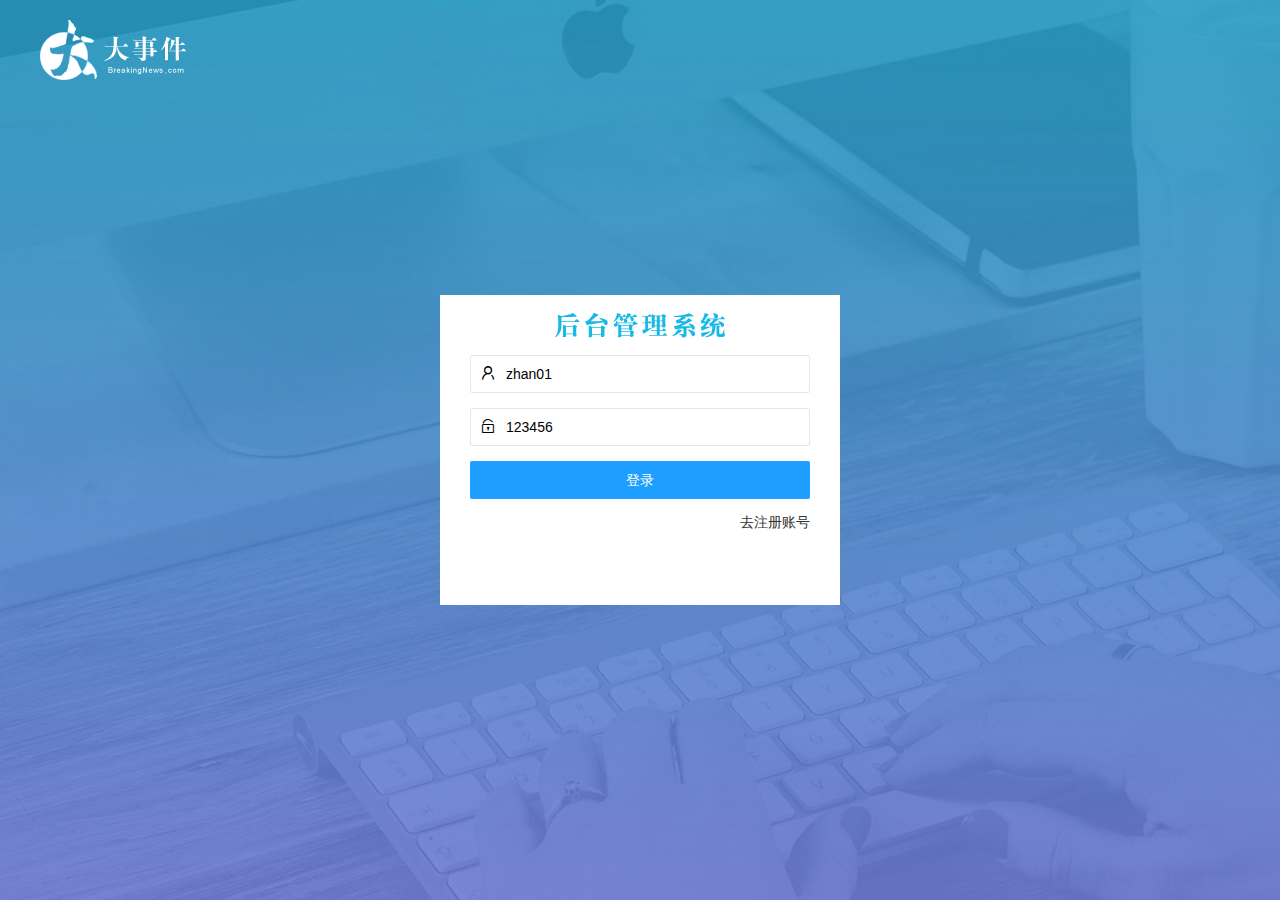
<file: login.html>
<!DOCTYPE html>
<html lang="en">

<head>
    <meta charset="UTF-8">
    <meta http-equiv="X-UA-Compatible" content="IE=edge">
    <meta name="viewport" content="width=device-width, initial-scale=1.0">
    <title>大事件登陆页面2</title>
    <!-- 引入layui的样式 -->
    <link rel="stylesheet" href="/assets/lib/layui/css/layui.css">
    <!-- 引入本页的 样式 -->
    <link rel="stylesheet" href="/assets/css/login.css">
</head>

<body>
    <!-- 3顶部logo -->
    <div class="layui-main header"> <img src="/assets/images/logo.png" alt=""></div>
    <!-- 4.注册和登陆区域 -->
    <div class="loginAndRegBox">
        <!-- 4.1登陆注册标题 -->
        <div class="titleBox"></div>
        <!--4.2 登录区域 -->
        <div class="login-box">
            <!-- <h1>11111</h1> -->
            <!-- 登陆表单:类名layui-form后面表单校验有关 -->
            <form action="" id="form_login" class="layui-form">
                <!-- 用户名 -->
                <div class="layui-form-item">
                    <i class="layui-icon layui-icon-username"></i>
                    <input value="zhan01" type="text" name="username" required lay-verify="required"
                        placeholder="请输入用户名" autocomplete="off" class="layui-input">
                </div>
                <!-- 密码 -->
                <div class="layui-form-item">
                    <i class="layui-icon layui-icon-password"></i>
                    <input value="123456" type="text" name="password" required lay-verify="required||pwd"
                        placeholder="请输入密码" autocomplete="off" class="layui-input">
                </div>
                <!-- 提交按钮 -->
                <div class="layui-form-item">
                    <!-- lay-submit 这个属性和后面表单校验有关 -->
                    <!-- button按钮的type属性,默认为submit -->
                    <button class="layui-btn layui-btn-fluid layui-btn-normal" lay-submit
                        lay-filter="formDemo">登录</button>
                </div>
                <!-- a链接 -->
                <div class="layui-form-item links">
                    <a href="javascript:;" id="link_reg">去注册账号</a>
                </div>
            </form>

        </div>




        <!-- 4.3注册区域 -->
        <div class="reg-box" style="display:none">
            <!-- 注册表单:类名layui-form 后面表单校验有关 -->
            <form class="layui-form" id="form_reg">
                <!-- 用户名 -->
                <div class="layui-form-item">
                    <i class="layui-icon layui-icon-username"></i>
                    <input value="zhan01" type="text" name="username" required lay-verify="required"
                        placeholder="请输入用户名" autocomplete="off" class="layui-input">
                </div>
                <!-- 密码 -->
                <div class="layui-form-item">
                    <i class="layui-icon layui-icon-password"></i>
                    <input type="text" name="password" required lay-verify="required||pwd" placeholder="请输入密码"
                        autocomplete="off" class="layui-input">
                </div>
                <!--重复密码-->
                <div class="layui-form-item">
                    <i class="layui-icon layui-icon-password"></i>
                    <input type="text" name="repassword" required lay-verify="required||pwd||repwd" placeholder="再次确认密码"
                        autocomplete="off" class="layui-input">
                </div>
                <!-- 提交按钮 -->
                <div class="layui-form-item">
                    <!--  lay-submit 这个属性和后面表单校验有关 -->
                    <!-- button 按钮的 type 属性，默认是 submit -->
                    <button class="layui-btn layui-btn-fluid layui-btn-normal" lay-submit
                        lay-filter="formDemo">注册</button>
                </div>
                <!-- a链接 -->
                <div class="layui-form-item links">
                    <a href="javascript:;" id="link_login">去登录</a>
                </div>
            </form>
            <!-- <h1>2222</h1> -->

        </div>
    </div>


    <!-- 引入JQ库 -->
    <script src="/assets/lib/jquery.js"></script>
    <!-- 引入API库 -->
    <script src="/assets/js/baseAPI.js"></script>
    <!-- 引入layui库 -->
    <script src="/assets/lib/layui/layui.all.js"></script>
    <!-- 再引入login.js -->
    <script src="/assets/js/login.js"></script>
</body>

</html>
</file>
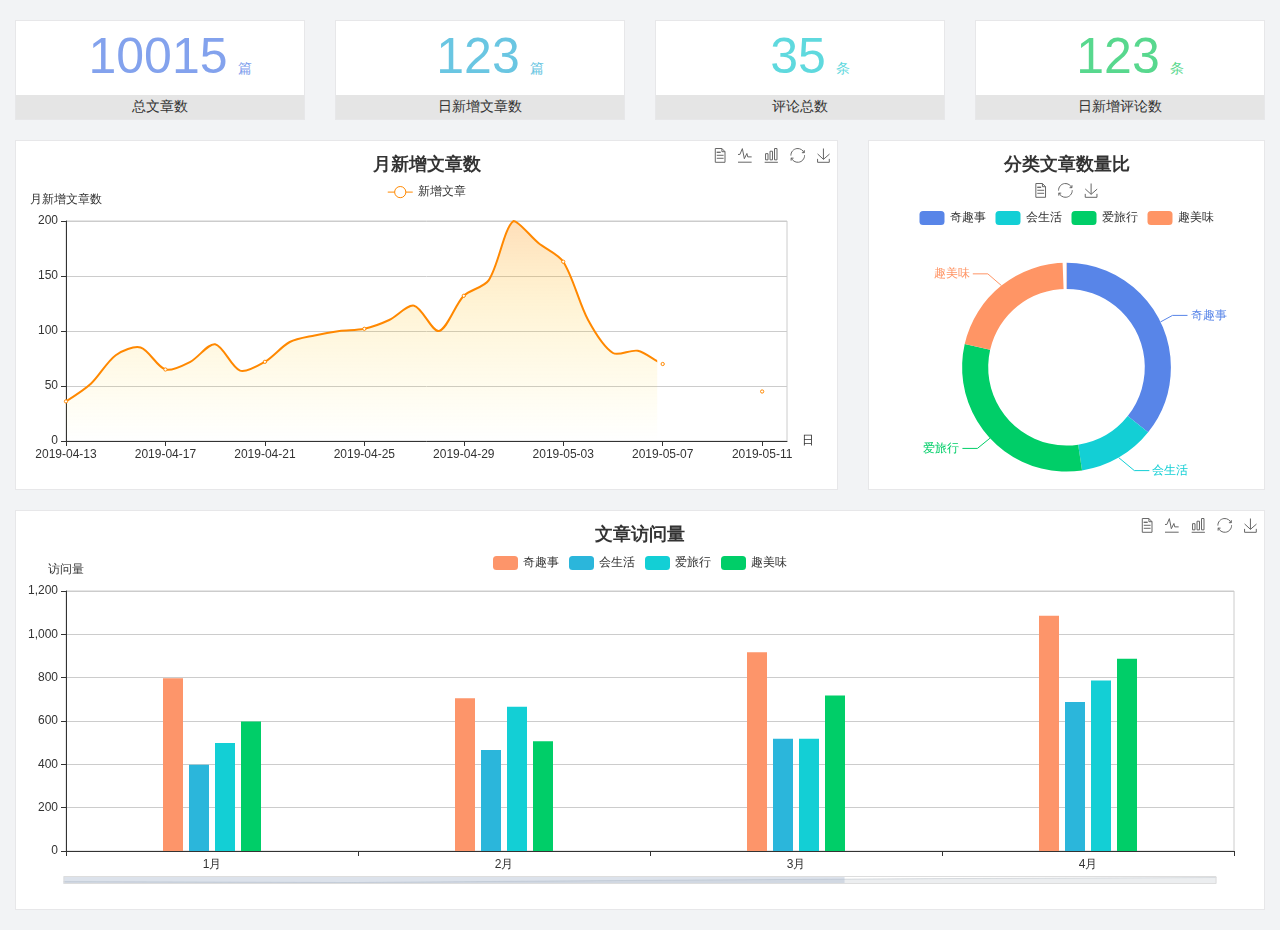
<file: home/dashboard.html>
<!DOCTYPE html>
<html lang="en">

<head>
  <meta charset="UTF-8">
  <meta name="viewport" content="width=device-width, initial-scale=1.0">
  <meta http-equiv="X-UA-Compatible" content="ie=edge">
  <title>图表统计</title>
  <link rel="stylesheet" href="../assets/lib/bootstrap.css" />
  <link rel="stylesheet" href="../assets/lib/main.css" />
  <script src="../assets/lib/jquery.js"></script>
  <script type="text/javascript" src="../assets/lib/echarts.min.js"></script>
</head>

<body>
  <div class="container-fluid">
    <div class="row spannel_list">
      <div class="col-sm-3 col-xs-6">
        <div class="spannel">
          <em>10015</em><span>篇</span>
          <b>总文章数</b>
        </div>
      </div>
      <div class="col-sm-3 col-xs-6">
        <div class="spannel scolor01">
          <em>123</em><span>篇</span>
          <b>日新增文章数</b>
        </div>
      </div>
      <div class="col-sm-3 col-xs-6">
        <div class="spannel scolor02">
          <em>35</em><span>条</span>
          <b>评论总数</b>
        </div>
      </div>
      <div class="col-sm-3 col-xs-6">
        <div class="spannel scolor03">
          <em>123</em><span>条</span>
          <b>日新增评论数</b>
        </div>
      </div>
    </div>
  </div>

  <div class="container-fluid">
    <div class="row curve-pie">
      <div class="col-lg-8 col-md-8">
        <div class="gragh_pannel" id="curve_show"></div>
      </div>
      <div class="col-lg-4 col-md-4">
        <div class="gragh_pannel" id="pie_show"></div>
      </div>
    </div>
  </div>

  <div class="container-fluid">
    <div class="column_pannel" id="column_show"></div>
  </div>

  <script>
    var oChart = echarts.init(document.getElementById('curve_show'));
    var aList_all = [
      { 'count': 36, 'date': '2019-04-13' },
      { 'count': 52, 'date': '2019-04-14' },
      { 'count': 78, 'date': '2019-04-15' },
      { 'count': 85, 'date': '2019-04-16' },
      { 'count': 65, 'date': '2019-04-17' },
      { 'count': 72, 'date': '2019-04-18' },
      { 'count': 88, 'date': '2019-04-19' },
      { 'count': 64, 'date': '2019-04-20' },
      { 'count': 72, 'date': '2019-04-21' },
      { 'count': 90, 'date': '2019-04-22' },
      { 'count': 96, 'date': '2019-04-23' },
      { 'count': 100, 'date': '2019-04-24' },
      { 'count': 102, 'date': '2019-04-25' },
      { 'count': 110, 'date': '2019-04-26' },
      { 'count': 123, 'date': '2019-04-27' },
      { 'count': 100, 'date': '2019-04-28' },
      { 'count': 132, 'date': '2019-04-29' },
      { 'count': 146, 'date': '2019-04-30' },
      { 'count': 200, 'date': '2019-05-01' },
      { 'count': 180, 'date': '2019-05-02' },
      { 'count': 163, 'date': '2019-05-03' },
      { 'count': 110, 'date': '2019-05-04' },
      { 'count': 80, 'date': '2019-05-05' },
      { 'count': 82, 'date': '2019-05-06' },
      { 'count': 70, 'date': '2019-05-07' },
      { 'count': 65, 'date': '2019-05-08' },
      { 'count': 54, 'date': '2019-05-09' },
      { 'count': 40, 'date': '2019-05-10' },
      { 'count': 45, 'date': '2019-05-11' },
      { 'count': 38, 'date': '2019-05-12' },
    ];

    let aCount = [];
    let aDate = [];

    for (var i = 0; i < aList_all.length; i++) {
      aCount.push(aList_all[i].count);
      aDate.push(aList_all[i].date);
    }

    var chartopt = {
      title: {
        text: '月新增文章数',
        left: 'center',
        top: '10'
      },
      tooltip: {
        trigger: 'axis'
      },
      legend: {
        data: ['新增文章'],
        top: '40'
      },
      toolbox: {
        show: true,
        feature: {
          mark: { show: true },
          dataView: { show: true, readOnly: false },
          magicType: { show: true, type: ['line', 'bar'] },
          restore: { show: true },
          saveAsImage: { show: true }
        }
      },
      calculable: true,
      xAxis: [
        {
          name: '日',
          type: 'category',
          boundaryGap: false,
          data: aDate
        }
      ],
      yAxis: [
        {
          name: '月新增文章数',
          type: 'value'
        }
      ],
      series: [
        {
          name: '新增文章',
          type: 'line',
          smooth: true,
          itemStyle: { normal: { areaStyle: { type: 'default' }, color: '#f80' }, lineStyle: { color: '#f80' } },
          data: aCount
        }],
      areaStyle: {
        normal: {
          color: new echarts.graphic.LinearGradient(0, 0, 0, 1, [{
            offset: 0,
            color: 'rgba(255,136,0,0.39)'
          }, {
            offset: .34,
            color: 'rgba(255,180,0,0.25)'
          }, {
            offset: 1,
            color: 'rgba(255,222,0,0.00)'
          }])

        }
      },
      grid: {
        show: true,
        x: 50,
        x2: 50,
        y: 80,
        height: 220
      }
    };

    oChart.setOption(chartopt);


    var oPie = echarts.init(document.getElementById('pie_show'));
    var oPieopt =
    {
      title: {
        top: 10,
        text: '分类文章数量比',
        x: 'center'
      },
      tooltip: {
        trigger: 'item',
        formatter: "{a} <br/>{b} : {c} ({d}%)"
      },
      color: ['#5885e8', '#13cfd5', '#00ce68', '#ff9565'],
      legend: {
        x: 'center',
        top: 65,
        data: ['奇趣事', '会生活', '爱旅行', '趣美味']
      },
      toolbox: {
        show: true,
        x: 'center',
        top: 35,
        feature: {
          mark: { show: true },
          dataView: { show: true, readOnly: false },
          magicType: {
            show: true,
            type: ['pie', 'funnel'],
            option: {
              funnel: {
                x: '25%',
                width: '50%',
                funnelAlign: 'left',
                max: 1548
              }
            }
          },
          restore: { show: true },
          saveAsImage: { show: true }
        }
      },
      calculable: true,
      series: [
        {
          name: '访问来源',
          type: 'pie',
          radius: ['45%', '60%'],
          center: ['50%', '65%'],
          data: [
            { value: 300, name: '奇趣事' },
            { value: 100, name: '会生活' },
            { value: 260, name: '爱旅行' },
            { value: 180, name: '趣美味' }
          ]
        }
      ]
    };
    oPie.setOption(oPieopt);



    var oColumn = this.echarts.init(document.getElementById('column_show'));
    var oColumnopt =
    {
      title: {
        text: '文章访问量',
        left: 'center',
        top: '10'
      },
      tooltip: {
        trigger: 'axis'
      },
      legend: {
        data: ['奇趣事', '会生活', '爱旅行', '趣美味'],
        top: '40'
      },
      toolbox: {
        show: true,
        feature: {
          mark: { show: true },
          dataView: { show: true, readOnly: false },
          magicType: { show: true, type: ['line', 'bar'] },
          restore: { show: true },
          saveAsImage: { show: true }
        }
      },
      calculable: true,
      xAxis: [
        {
          type: 'category',
          data: ['1月', '2月', '3月', '4月', '5月']
        }
      ],
      yAxis: [
        {
          name: '访问量',
          type: 'value'
        }
      ],
      series: [
        {
          name: '奇趣事',
          type: 'bar',
          barWidth: 20,
          itemStyle: {
            normal: { areaStyle: { type: 'default' }, color: '#fd956a' }
          },
          data: [800, 708, 920, 1090, 1200]
        },
        {
          name: '会生活',
          type: 'bar',
          barWidth: 20,
          itemStyle: {
            normal: { areaStyle: { type: 'default' }, color: '#2bb6db' }
          },
          data: [400, 468, 520, 690, 800]
        },
        {
          name: '爱旅行',
          type: 'bar',
          barWidth: 20,
          itemStyle: {
            normal: { areaStyle: { type: 'default' }, color: '#13cfd5' }
          },
          data: [500, 668, 520, 790, 900]
        },
        {
          name: '趣美味',
          type: 'bar',
          barWidth: 20,
          itemStyle: {
            normal: { areaStyle: { type: 'default' }, color: '#00ce68' }
          },
          data: [600, 508, 720, 890, 1000]
        }
      ],
      grid: {
        show: true,
        x: 50,
        x2: 30,
        y: 80,
        height: 260
      },
      dataZoom: [//给x轴设置滚动条
        {
          start: 0,//默认为0
          end: 100 - 1000 / 31,//默认为100
          type: 'slider',
          show: true,
          xAxisIndex: [0],
          handleSize: 0,//滑动条的 左右2个滑动条的大小
          height: 8,//组件高度
          left: 45, //左边的距离
          right: 50,//右边的距离
          bottom: 26,//右边的距离
          handleColor: '#ddd',//h滑动图标的颜色
          handleStyle: {
            borderColor: "#cacaca",
            borderWidth: "1",
            shadowBlur: 2,
            background: "#ddd",
            shadowColor: "#ddd",
          }
        }]
    };
    oColumn.setOption(oColumnopt);
  </script>
</body>

</html>
</file>
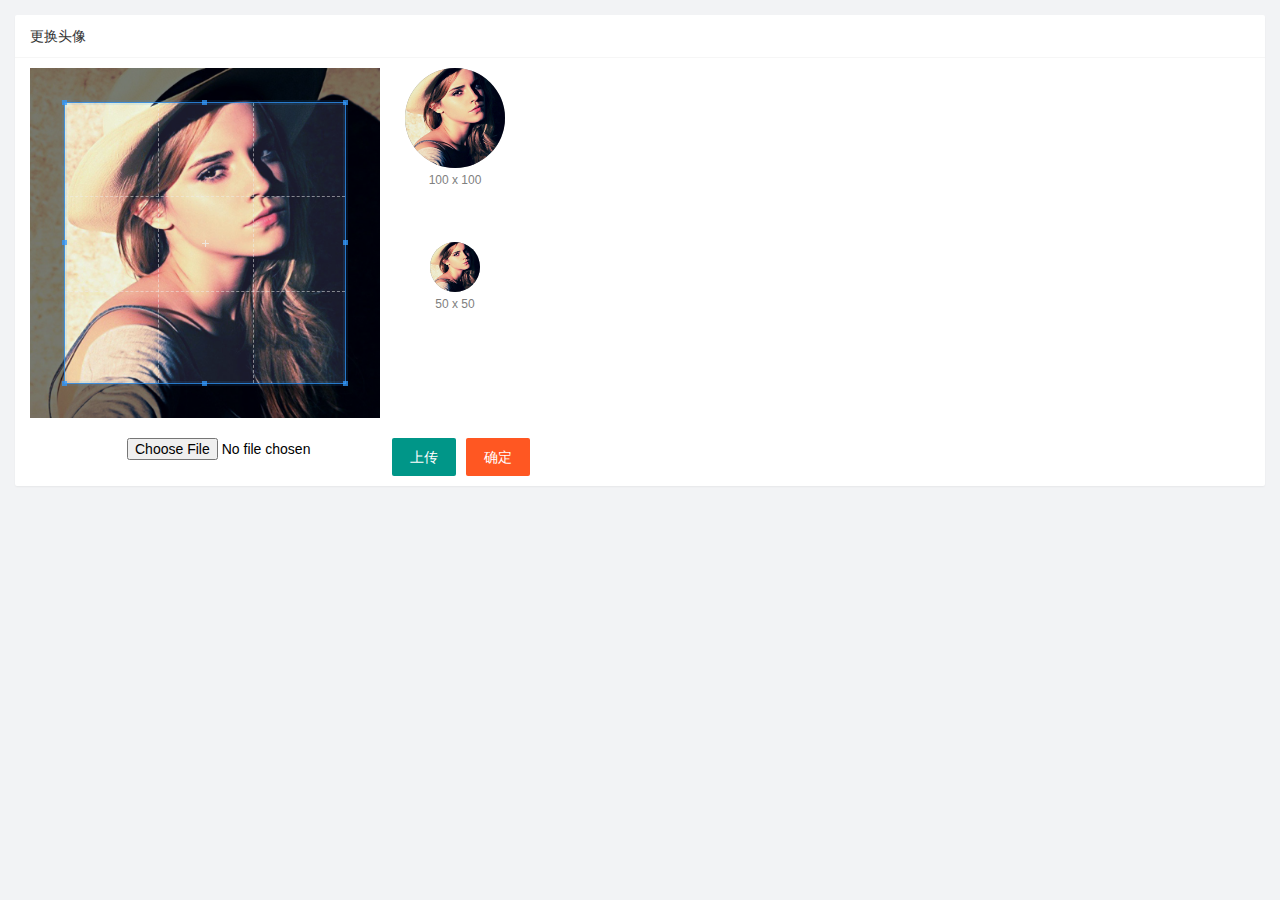
<file: user/user_avatar.html>
<!DOCTYPE html>
<html lang="en">

<head>
    <meta charset="UTF-8">
    <meta http-equiv="X-UA-Compatible" content="IE=edge">
    <meta name="viewport" content="width=device-width, initial-scale=1.0">
    <title>Document</title>
    <!-- 引入layui样式 -->
    <link rel="stylesheet" href="/assets/lib/layui/css/layui.css">
    <!-- 导入cropper.css -->
    <link rel="stylesheet" href="/assets/lib/cropper/cropper.css">
    <!--引入自己的样式  -->
    <link rel="stylesheet" href="/assets/css/user/user_avatar.css">
</head>

<body>
    <!-- 卡片区域 -->
    <div class="layui-card">
        <div class="layui-card-header">更换头像</div>
        <div class="layui-card-body">
            <!-- 第一行的图片裁剪和预览区域 -->
            <div class="row1">
                <!-- 图片裁剪区域 -->
                <div class="cropper-box">
                    <!-- 这个 img 标签很重要，将来会把它初始化为裁剪区域 -->
                    <img id="image" src="/assets/images/sample.jpg" />
                </div>
                <!-- 图片的预览区域 -->
                <div class="preview-box">
                    <div>
                        <!-- 宽高为 100px 的预览区域 -->
                        <div class="img-preview w100"></div>
                        <p class="size">100 x 100</p>
                    </div>
                    <div>
                        <!-- 宽高为 50px 的预览区域 -->
                        <div class="img-preview w50"></div>
                        <p class="size">50 x 50</p>
                    </div>
                </div>
            </div>
            <!-- 第二行的按钮区域 -->
            <div class="row2">
                <!-- accept选择文件类型 -->
                <input type="file" id="file" acccept="img/png,image/jpeg">
                <button id="btnChooseImage" type="button" class="layui-btn">上传</button>
                <button id="btnUpload" type="button" class="layui-btn layui-btn-danger">确定</button>
            </div>

        </div>
    </div>
    <!-- 引入 layui.all.js-->
    <script src="/assets/lib/layui/layui.all.js"></script>
    <!-- 引入jquery库 -->
    <script src="/assets/lib/jquery.js"></script>
    <!-- 引入cropper.js -->
    <script src="/assets/lib/cropper/Cropper.js"></script>
    <script src="/assets/lib/cropper/jquery-cropper.js"></script>
    <script src="/assets/js/baseAPI.js"></script>
    <!-- 引入本页面的js -->
    <script src="/assets/js/user/user_avatar.js"></script>
</body>

</html>
</file>
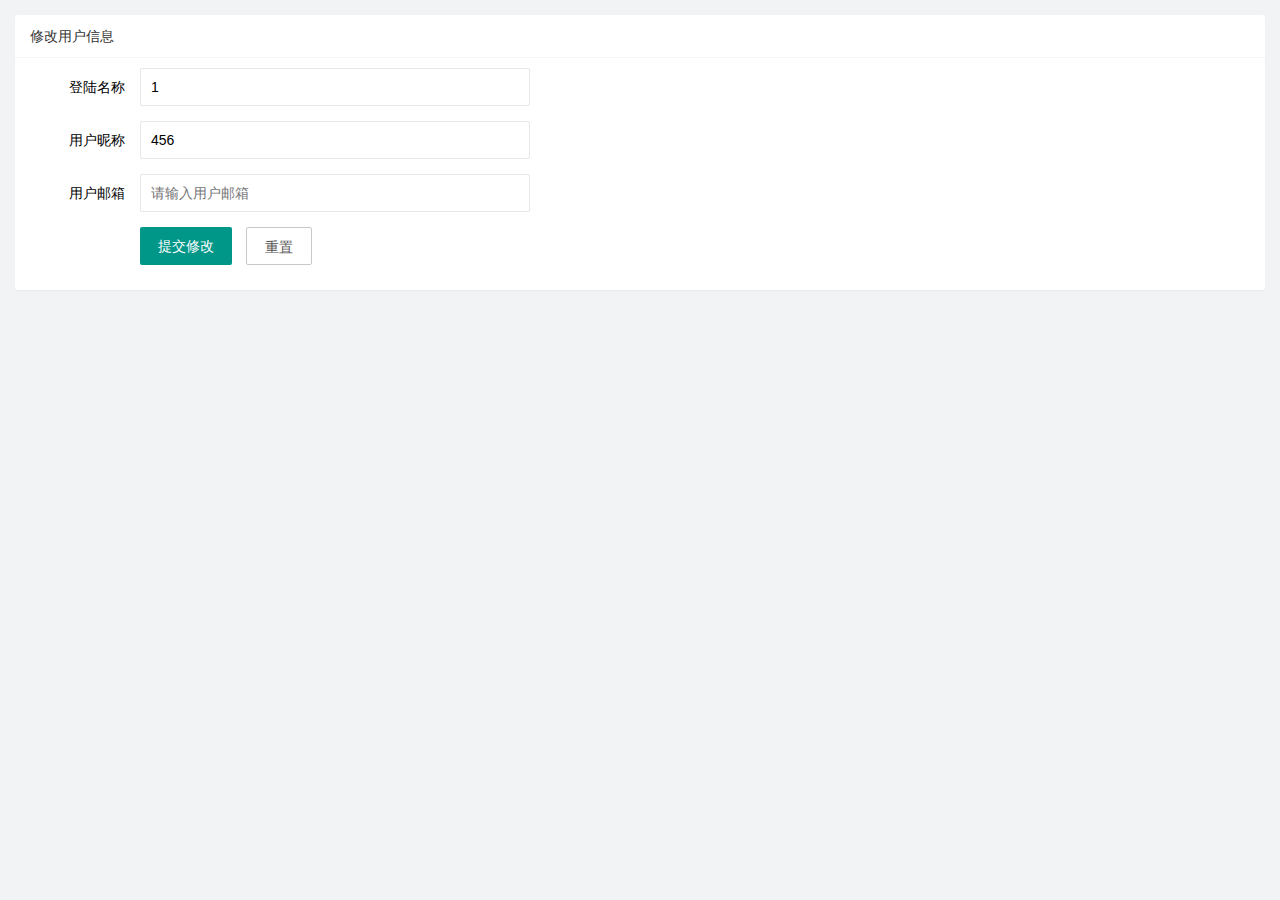
<file: user/user_info.html>
<!DOCTYPE html>
<html lang="en">

<head>
    <meta charset="UTF-8">
    <meta http-equiv="X-UA-Compatible" content="IE=edge">
    <meta name="viewport" content="width=device-width, initial-scale=1.0">
    <title>Document</title>
    <!-- 引入layui样式 -->
    <link rel="stylesheet" href="/assets/lib/layui/css/layui.css">
    <!--引入自己的样式  -->
    <link rel="stylesheet" href="/assets/css/user/user_info.css">
</head>

<body>
    <!-- 卡片区域 -->
    <div class="layui-card">
        <div class="layui-card-header">修改用户信息</div>
        <div class="layui-card-body">
            <!-- form表单 -->
            <form class="layui-form" lay-filter="formUserInfo">
                <!-- 隐藏域保存id -->
                <input type="hidden" name="id">
                <!-- 用户名 -->
                <div class="layui-form-item">
                    <label class="layui-form-label">登陆名称</label>
                    <div class="layui-input-block">
                        <input value="1" type="text" name="username" readonly required lay-verify="required"
                            placeholder="请输入登录名称" autocomplete="off" class="layui-input">
                    </div>
                </div>
                <!-- 用户昵称 -->
                <div class="layui-form-item">
                    <label class="layui-form-label">用户昵称</label>
                    <div class="layui-input-block">
                        <input value="456" type="text" name="nickname" required lay-verify="required|nickname"
                            placeholder="请输入用户昵称" autocomplete="off" class="layui-input">
                    </div>
                </div>
                <!-- 邮箱 -->
                <div class="layui-form-item">
                    <label class="layui-form-label">用户邮箱</label>
                    <div class="layui-input-block">
                        <input type="text" name="email" required lay-verify="required|email" placeholder="请输入用户邮箱"
                            autocomplete="off" class="layui-input">
                    </div>
                </div>
                <!-- 按钮 -->
                <div class="layui-form-item">
                    <div class="layui-input-block">
                        <button class="layui-btn" lay-submit lay-filter="formDemo">提交修改</button>
                        <button id="btnReset" type="reset" class="layui-btn layui-btn-primary">重置</button>
                    </div>
                </div>
            </form>
            <!-- form表单结束 -->

        </div>
    </div>
    <!-- 引入 layui.all.js-->
    <script src="/assets/lib/layui/layui.all.js"></script>
    <!-- 引入jquery库 -->
    <script src="/assets/lib/jquery.js"></script>
    <script src="/assets/js/baseAPI.js"></script>
    <!-- 引入本页面的js -->
    <script src="/assets/js/user/user_pwd.js"></script>
</body>

</html>
</file>
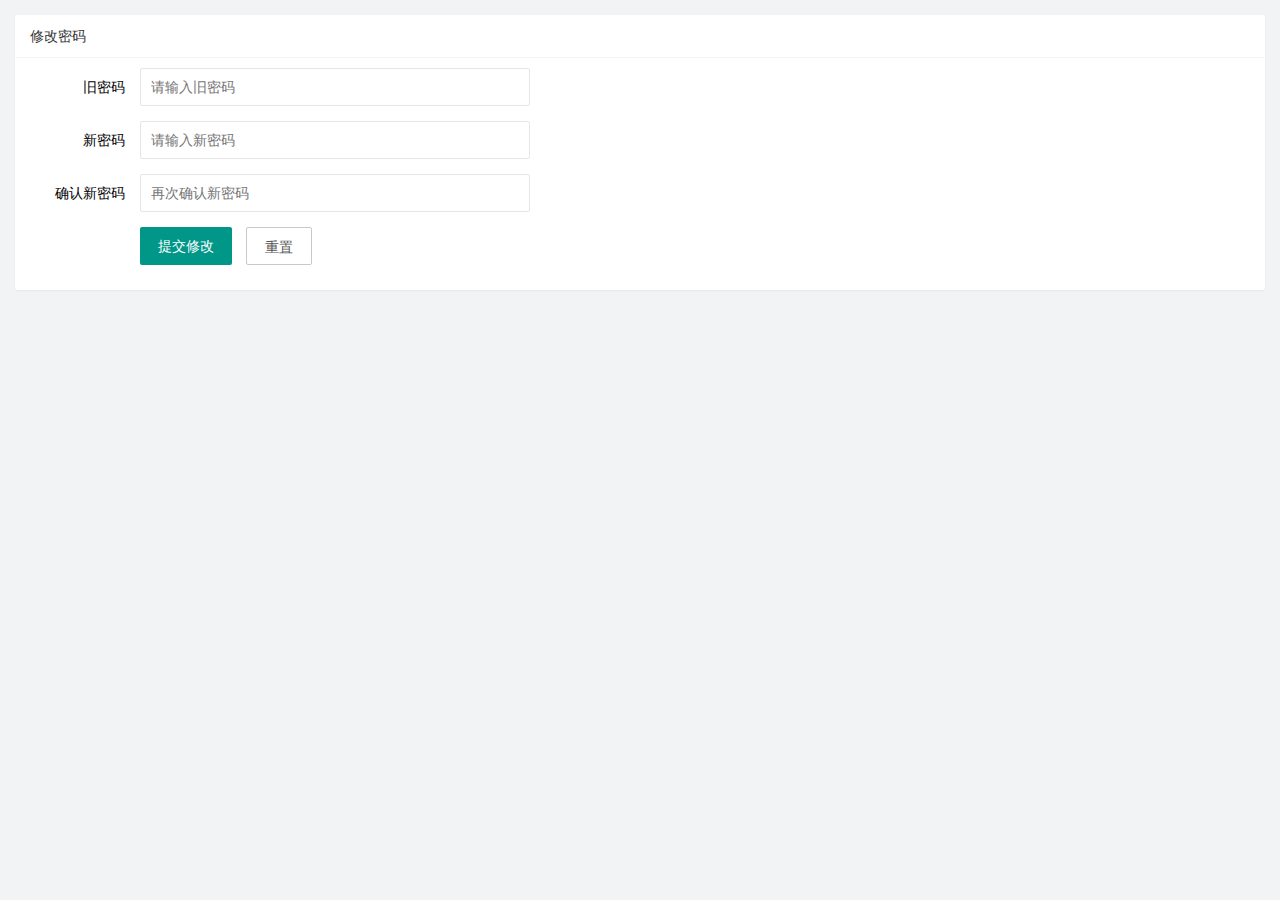
<file: user/user_pwd.html>
<!DOCTYPE html>
<html lang="en">

<head>
    <meta charset="UTF-8">
    <meta http-equiv="X-UA-Compatible" content="IE=edge">
    <meta name="viewport" content="width=device-width, initial-scale=1.0">
    <title>Document</title>
    <!-- 引入layui样式 -->
    <link rel="stylesheet" href="/assets/lib/layui/css/layui.css">
    <!--引入自己的样式  -->
    <link rel="stylesheet" href="/assets/css/user/user_pwd.css">
</head>

<body>
    <!-- 卡片区域 -->
    <div class="layui-card">
        <div class="layui-card-header">修改密码</div>
        <div class="layui-card-body">
            <!-- form表单 -->
            <form class="layui-form">
                <!-- 隐藏域保存id -->
                <!-- <input type="hidden" name="id"> -->
                <!-- 旧密码 -->
                <div class="layui-form-item">
                    <label class="layui-form-label">旧密码</label>
                    <div class="layui-input-block">
                        <input type="text" name="oldPwd" required lay-verify="required|pwd" placeholder="请输入旧密码"
                            autocomplete="off" class="layui-input">
                    </div>
                </div>
                <!-- 新密码 -->
                <div class="layui-form-item">
                    <label class="layui-form-label">新密码</label>
                    <div class="layui-input-block">
                        <input type="text" name="newPwd" required lay-verify="required|pwd|samePwd" placeholder="请输入新密码"
                            autocomplete="off" class="layui-input">
                    </div>
                </div>
                <!-- 确认新密码 -->
                <div class="layui-form-item">
                    <label class="layui-form-label">确认新密码</label>
                    <div class="layui-input-block">
                        <input type="text" name="rePwd" required lay-verify="required|pwd|rePwd" placeholder="再次确认新密码"
                            autocomplete="off" class="layui-input">
                    </div>
                </div>
                <!-- 按钮 -->
                <div class="layui-form-item">
                    <div class="layui-input-block">
                        <button class="layui-btn" lay-submit lay-filter="formDemo">提交修改</button>
                        <button id="btnReset" type="reset" class="layui-btn layui-btn-primary">重置</button>
                    </div>
                </div>
            </form>
            <!-- form表单结束 -->

        </div>
    </div>
    <!-- 引入 layui.all.js-->
    <script src="/assets/lib/layui/layui.all.js"></script>
    <!-- 引入jquery库 -->
    <script src="/assets/lib/jquery.js"></script>
    <script src="/assets/js/baseAPI.js"></script>
    <!-- 引入本页面的js -->
    <script src="/assets/js/user/user_pwd.js"></script>
</body>

</html>
</file>
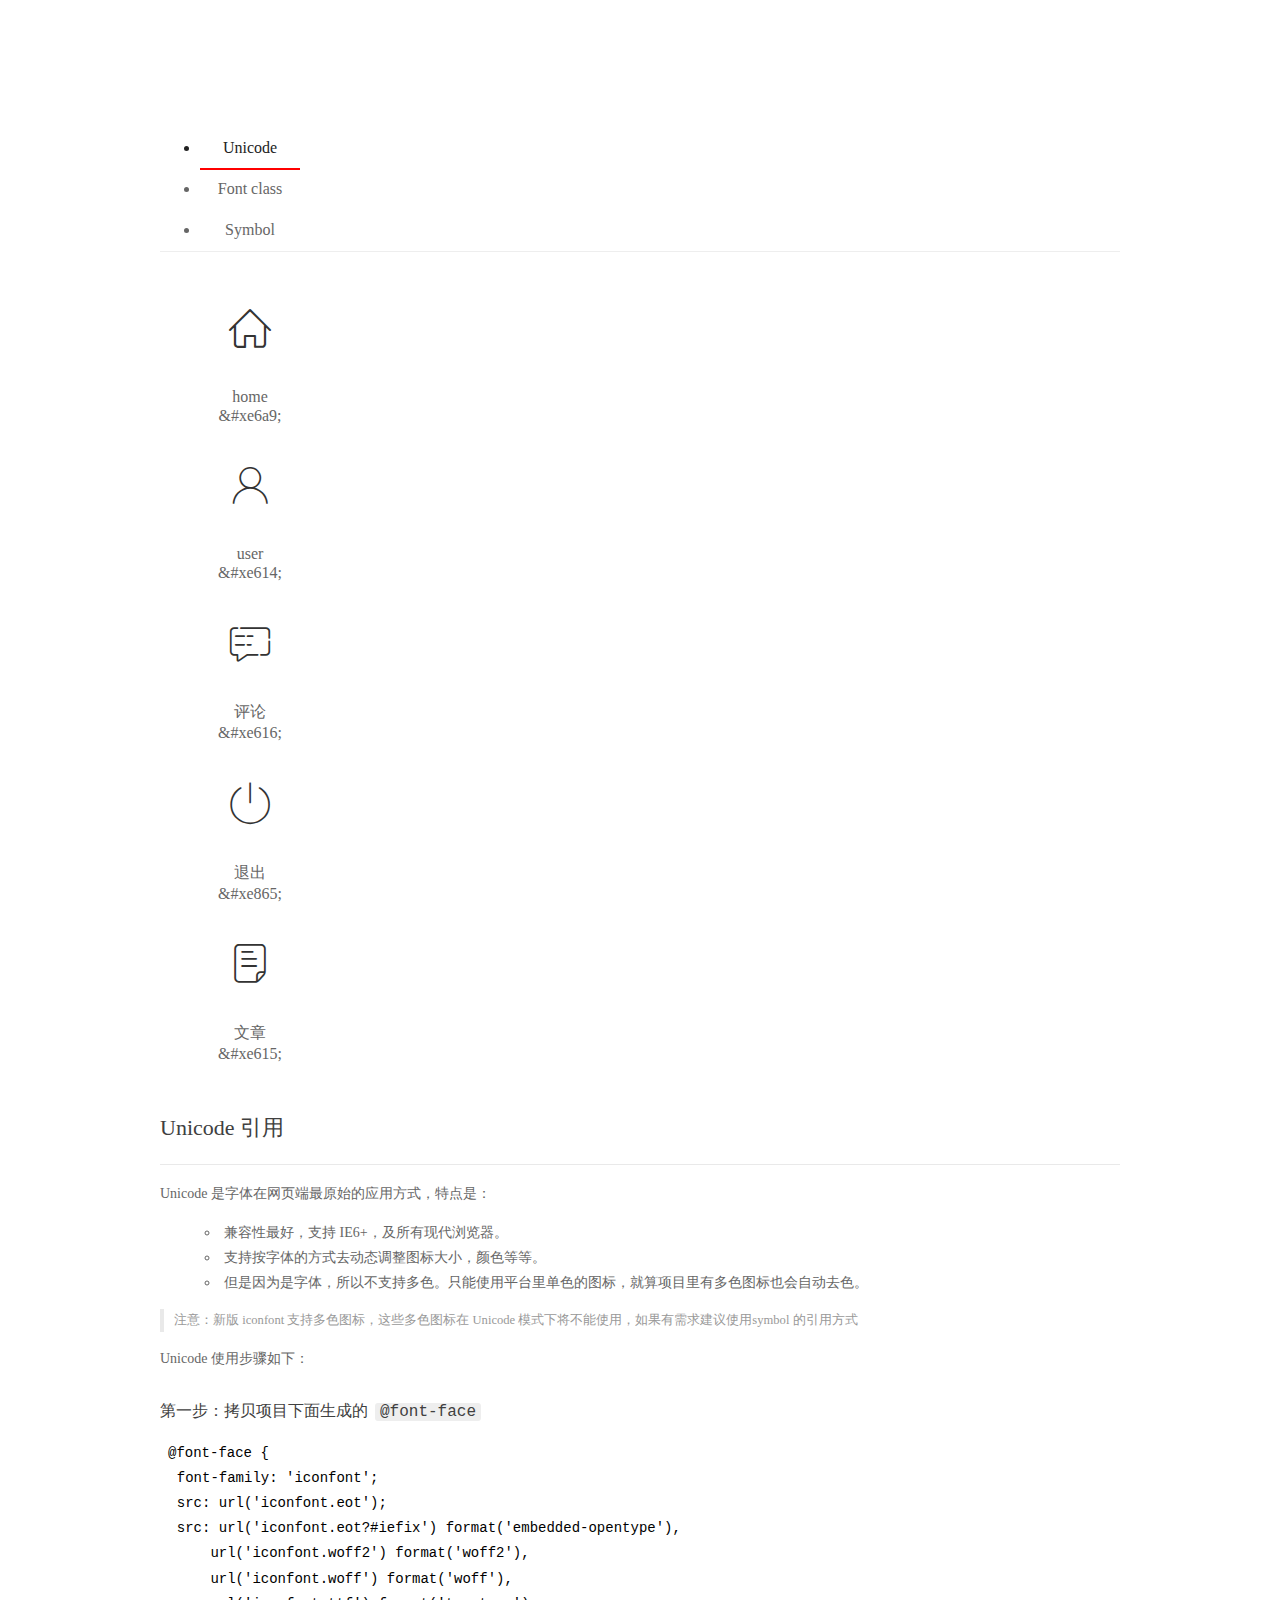
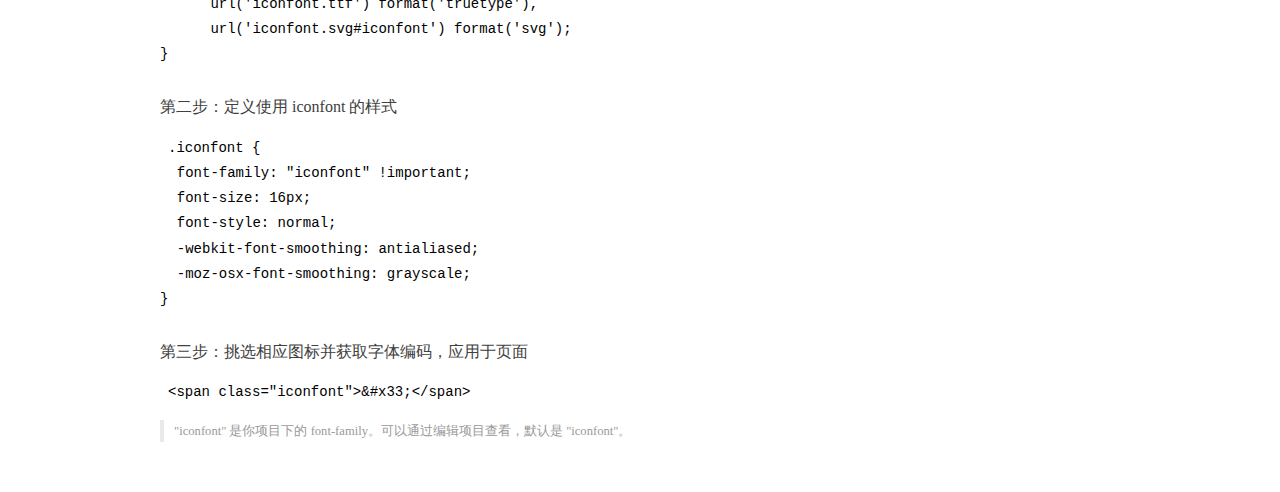
<file: assets/fonts/demo_index.html>
<!DOCTYPE html>
<html>
<head>
  <meta charset="utf-8"/>
  <title>IconFont Demo</title>
  <link rel="shortcut icon" href="https://gtms04.alicdn.com/tps/i4/TB1_oz6GVXXXXaFXpXXJDFnIXXX-64-64.ico" type="image/x-icon"/>
  <link rel="stylesheet" href="https://g.alicdn.com/thx/cube/1.3.2/cube.min.css">
  <link rel="stylesheet" href="demo.css">
  <link rel="stylesheet" href="iconfont.css">
  <script src="iconfont.js"></script>
  <!-- jQuery -->
  <script src="https://a1.alicdn.com/oss/uploads/2018/12/26/7bfddb60-08e8-11e9-9b04-53e73bb6408b.js"></script>
  <!-- 代码高亮 -->
  <script src="https://a1.alicdn.com/oss/uploads/2018/12/26/a3f714d0-08e6-11e9-8a15-ebf944d7534c.js"></script>
</head>
<body>
  <div class="main">
    <h1 class="logo"><a href="https://www.iconfont.cn/" title="iconfont 首页" target="_blank">&#xe86b;</a></h1>
    <div class="nav-tabs">
      <ul id="tabs" class="dib-box">
        <li class="dib active"><span>Unicode</span></li>
        <li class="dib"><span>Font class</span></li>
        <li class="dib"><span>Symbol</span></li>
      </ul>
      
    </div>
    <div class="tab-container">
      <div class="content unicode" style="display: block;">
          <ul class="icon_lists dib-box">
          
            <li class="dib">
              <span class="icon iconfont">&#xe6a9;</span>
                <div class="name">home</div>
                <div class="code-name">&amp;#xe6a9;</div>
              </li>
          
            <li class="dib">
              <span class="icon iconfont">&#xe614;</span>
                <div class="name">user</div>
                <div class="code-name">&amp;#xe614;</div>
              </li>
          
            <li class="dib">
              <span class="icon iconfont">&#xe616;</span>
                <div class="name">评论</div>
                <div class="code-name">&amp;#xe616;</div>
              </li>
          
            <li class="dib">
              <span class="icon iconfont">&#xe865;</span>
                <div class="name">退出</div>
                <div class="code-name">&amp;#xe865;</div>
              </li>
          
            <li class="dib">
              <span class="icon iconfont">&#xe615;</span>
                <div class="name">文章</div>
                <div class="code-name">&amp;#xe615;</div>
              </li>
          
          </ul>
          <div class="article markdown">
          <h2 id="unicode-">Unicode 引用</h2>
          <hr>

          <p>Unicode 是字体在网页端最原始的应用方式，特点是：</p>
          <ul>
            <li>兼容性最好，支持 IE6+，及所有现代浏览器。</li>
            <li>支持按字体的方式去动态调整图标大小，颜色等等。</li>
            <li>但是因为是字体，所以不支持多色。只能使用平台里单色的图标，就算项目里有多色图标也会自动去色。</li>
          </ul>
          <blockquote>
            <p>注意：新版 iconfont 支持多色图标，这些多色图标在 Unicode 模式下将不能使用，如果有需求建议使用symbol 的引用方式</p>
          </blockquote>
          <p>Unicode 使用步骤如下：</p>
          <h3 id="-font-face">第一步：拷贝项目下面生成的 <code>@font-face</code></h3>
<pre><code class="language-css"
>@font-face {
  font-family: 'iconfont';
  src: url('iconfont.eot');
  src: url('iconfont.eot?#iefix') format('embedded-opentype'),
      url('iconfont.woff2') format('woff2'),
      url('iconfont.woff') format('woff'),
      url('iconfont.ttf') format('truetype'),
      url('iconfont.svg#iconfont') format('svg');
}
</code></pre>
          <h3 id="-iconfont-">第二步：定义使用 iconfont 的样式</h3>
<pre><code class="language-css"
>.iconfont {
  font-family: "iconfont" !important;
  font-size: 16px;
  font-style: normal;
  -webkit-font-smoothing: antialiased;
  -moz-osx-font-smoothing: grayscale;
}
</code></pre>
          <h3 id="-">第三步：挑选相应图标并获取字体编码，应用于页面</h3>
<pre>
<code class="language-html"
>&lt;span class="iconfont"&gt;&amp;#x33;&lt;/span&gt;
</code></pre>
          <blockquote>
            <p>"iconfont" 是你项目下的 font-family。可以通过编辑项目查看，默认是 "iconfont"。</p>
          </blockquote>
          </div>
      </div>
      <div class="content font-class">
        <ul class="icon_lists dib-box">
          
          <li class="dib">
            <span class="icon iconfont icon-home"></span>
            <div class="name">
              home
            </div>
            <div class="code-name">.icon-home
            </div>
          </li>
          
          <li class="dib">
            <span class="icon iconfont icon-user"></span>
            <div class="name">
              user
            </div>
            <div class="code-name">.icon-user
            </div>
          </li>
          
          <li class="dib">
            <span class="icon iconfont icon-pinglun"></span>
            <div class="name">
              评论
            </div>
            <div class="code-name">.icon-pinglun
            </div>
          </li>
          
          <li class="dib">
            <span class="icon iconfont icon-tuichu"></span>
            <div class="name">
              退出
            </div>
            <div class="code-name">.icon-tuichu
            </div>
          </li>
          
          <li class="dib">
            <span class="icon iconfont icon-16"></span>
            <div class="name">
              文章
            </div>
            <div class="code-name">.icon-16
            </div>
          </li>
          
        </ul>
        <div class="article markdown">
        <h2 id="font-class-">font-class 引用</h2>
        <hr>

        <p>font-class 是 Unicode 使用方式的一种变种，主要是解决 Unicode 书写不直观，语意不明确的问题。</p>
        <p>与 Unicode 使用方式相比，具有如下特点：</p>
        <ul>
          <li>兼容性良好，支持 IE8+，及所有现代浏览器。</li>
          <li>相比于 Unicode 语意明确，书写更直观。可以很容易分辨这个 icon 是什么。</li>
          <li>因为使用 class 来定义图标，所以当要替换图标时，只需要修改 class 里面的 Unicode 引用。</li>
          <li>不过因为本质上还是使用的字体，所以多色图标还是不支持的。</li>
        </ul>
        <p>使用步骤如下：</p>
        <h3 id="-fontclass-">第一步：引入项目下面生成的 fontclass 代码：</h3>
<pre><code class="language-html">&lt;link rel="stylesheet" href="./iconfont.css"&gt;
</code></pre>
        <h3 id="-">第二步：挑选相应图标并获取类名，应用于页面：</h3>
<pre><code class="language-html">&lt;span class="iconfont icon-xxx"&gt;&lt;/span&gt;
</code></pre>
        <blockquote>
          <p>"
            iconfont" 是你项目下的 font-family。可以通过编辑项目查看，默认是 "iconfont"。</p>
        </blockquote>
      </div>
      </div>
      <div class="content symbol">
          <ul class="icon_lists dib-box">
          
            <li class="dib">
                <svg class="icon svg-icon" aria-hidden="true">
                  <use xlink:href="#icon-home"></use>
                </svg>
                <div class="name">home</div>
                <div class="code-name">#icon-home</div>
            </li>
          
            <li class="dib">
                <svg class="icon svg-icon" aria-hidden="true">
                  <use xlink:href="#icon-user"></use>
                </svg>
                <div class="name">user</div>
                <div class="code-name">#icon-user</div>
            </li>
          
            <li class="dib">
                <svg class="icon svg-icon" aria-hidden="true">
                  <use xlink:href="#icon-pinglun"></use>
                </svg>
                <div class="name">评论</div>
                <div class="code-name">#icon-pinglun</div>
            </li>
          
            <li class="dib">
                <svg class="icon svg-icon" aria-hidden="true">
                  <use xlink:href="#icon-tuichu"></use>
                </svg>
                <div class="name">退出</div>
                <div class="code-name">#icon-tuichu</div>
            </li>
          
            <li class="dib">
                <svg class="icon svg-icon" aria-hidden="true">
                  <use xlink:href="#icon-16"></use>
                </svg>
                <div class="name">文章</div>
                <div class="code-name">#icon-16</div>
            </li>
          
          </ul>
          <div class="article markdown">
          <h2 id="symbol-">Symbol 引用</h2>
          <hr>

          <p>这是一种全新的使用方式，应该说这才是未来的主流，也是平台目前推荐的用法。相关介绍可以参考这篇<a href="">文章</a>
            这种用法其实是做了一个 SVG 的集合，与另外两种相比具有如下特点：</p>
          <ul>
            <li>支持多色图标了，不再受单色限制。</li>
            <li>通过一些技巧，支持像字体那样，通过 <code>font-size</code>, <code>color</code> 来调整样式。</li>
            <li>兼容性较差，支持 IE9+，及现代浏览器。</li>
            <li>浏览器渲染 SVG 的性能一般，还不如 png。</li>
          </ul>
          <p>使用步骤如下：</p>
          <h3 id="-symbol-">第一步：引入项目下面生成的 symbol 代码：</h3>
<pre><code class="language-html">&lt;script src="./iconfont.js"&gt;&lt;/script&gt;
</code></pre>
          <h3 id="-css-">第二步：加入通用 CSS 代码（引入一次就行）：</h3>
<pre><code class="language-html">&lt;style&gt;
.icon {
  width: 1em;
  height: 1em;
  vertical-align: -0.15em;
  fill: currentColor;
  overflow: hidden;
}
&lt;/style&gt;
</code></pre>
          <h3 id="-">第三步：挑选相应图标并获取类名，应用于页面：</h3>
<pre><code class="language-html">&lt;svg class="icon" aria-hidden="true"&gt;
  &lt;use xlink:href="#icon-xxx"&gt;&lt;/use&gt;
&lt;/svg&gt;
</code></pre>
          </div>
      </div>

    </div>
  </div>
  <script>
  $(document).ready(function () {
      $('.tab-container .content:first').show()

      $('#tabs li').click(function (e) {
        var tabContent = $('.tab-container .content')
        var index = $(this).index()

        if ($(this).hasClass('active')) {
          return
        } else {
          $('#tabs li').removeClass('active')
          $(this).addClass('active')

          tabContent.hide().eq(index).fadeIn()
        }
      })
    })
  </script>
</body>
</html>
</file>
<file: assets/lib/layui/css/layui.css>
/** layui-v2.5.5 MIT License By https://www.layui.com */
 .layui-inline,img{display:inline-block;vertical-align:middle}h1,h2,h3,h4,h5,h6{font-weight:400}.layui-edge,.layui-header,.layui-inline,.layui-main{position:relative}.layui-body,.layui-edge,.layui-elip{overflow:hidden}.layui-btn,.layui-edge,.layui-inline,img{vertical-align:middle}.layui-btn,.layui-disabled,.layui-icon,.layui-unselect{-moz-user-select:none;-webkit-user-select:none;-ms-user-select:none}.layui-elip,.layui-form-checkbox span,.layui-form-pane .layui-form-label{text-overflow:ellipsis;white-space:nowrap}.layui-breadcrumb,.layui-tree-btnGroup{visibility:hidden}blockquote,body,button,dd,div,dl,dt,form,h1,h2,h3,h4,h5,h6,input,li,ol,p,pre,td,textarea,th,ul{margin:0;padding:0;-webkit-tap-highlight-color:rgba(0,0,0,0)}a:active,a:hover{outline:0}img{border:none}li{list-style:none}table{border-collapse:collapse;border-spacing:0}h4,h5,h6{font-size:100%}button,input,optgroup,option,select,textarea{font-family:inherit;font-size:inherit;font-style:inherit;font-weight:inherit;outline:0}pre{white-space:pre-wrap;white-space:-moz-pre-wrap;white-space:-pre-wrap;white-space:-o-pre-wrap;word-wrap:break-word}body{line-height:24px;font:14px Helvetica Neue,Helvetica,PingFang SC,Tahoma,Arial,sans-serif}hr{height:1px;margin:10px 0;border:0;clear:both}a{color:#333;text-decoration:none}a:hover{color:#777}a cite{font-style:normal;*cursor:pointer}.layui-border-box,.layui-border-box *{box-sizing:border-box}.layui-box,.layui-box *{box-sizing:content-box}.layui-clear{clear:both;*zoom:1}.layui-clear:after{content:'\20';clear:both;*zoom:1;display:block;height:0}.layui-inline{*display:inline;*zoom:1}.layui-edge{display:inline-block;width:0;height:0;border-width:6px;border-style:dashed;border-color:transparent}.layui-edge-top{top:-4px;border-bottom-color:#999;border-bottom-style:solid}.layui-edge-right{border-left-color:#999;border-left-style:solid}.layui-edge-bottom{top:2px;border-top-color:#999;border-top-style:solid}.layui-edge-left{border-right-color:#999;border-right-style:solid}.layui-disabled,.layui-disabled:hover{color:#d2d2d2!important;cursor:not-allowed!important}.layui-circle{border-radius:100%}.layui-show{display:block!important}.layui-hide{display:none!important}@font-face{font-family:layui-icon;src:url(../font/iconfont.eot?v=250);src:url(../font/iconfont.eot?v=250#iefix) format('embedded-opentype'),url(../font/iconfont.woff2?v=250) format('woff2'),url(../font/iconfont.woff?v=250) format('woff'),url(../font/iconfont.ttf?v=250) format('truetype'),url(../font/iconfont.svg?v=250#layui-icon) format('svg')}.layui-icon{font-family:layui-icon!important;font-size:16px;font-style:normal;-webkit-font-smoothing:antialiased;-moz-osx-font-smoothing:grayscale}.layui-icon-reply-fill:before{content:"\e611"}.layui-icon-set-fill:before{content:"\e614"}.layui-icon-menu-fill:before{content:"\e60f"}.layui-icon-search:before{content:"\e615"}.layui-icon-share:before{content:"\e641"}.layui-icon-set-sm:before{content:"\e620"}.layui-icon-engine:before{content:"\e628"}.layui-icon-close:before{content:"\1006"}.layui-icon-close-fill:before{content:"\1007"}.layui-icon-chart-screen:before{content:"\e629"}.layui-icon-star:before{content:"\e600"}.layui-icon-circle-dot:before{content:"\e617"}.layui-icon-chat:before{content:"\e606"}.layui-icon-release:before{content:"\e609"}.layui-icon-list:before{content:"\e60a"}.layui-icon-chart:before{content:"\e62c"}.layui-icon-ok-circle:before{content:"\1005"}.layui-icon-layim-theme:before{content:"\e61b"}.layui-icon-table:before{content:"\e62d"}.layui-icon-right:before{content:"\e602"}.layui-icon-left:before{content:"\e603"}.layui-icon-cart-simple:before{content:"\e698"}.layui-icon-face-cry:before{content:"\e69c"}.layui-icon-face-smile:before{content:"\e6af"}.layui-icon-survey:before{content:"\e6b2"}.layui-icon-tree:before{content:"\e62e"}.layui-icon-upload-circle:before{content:"\e62f"}.layui-icon-add-circle:before{content:"\e61f"}.layui-icon-download-circle:before{content:"\e601"}.layui-icon-templeate-1:before{content:"\e630"}.layui-icon-util:before{content:"\e631"}.layui-icon-face-surprised:before{content:"\e664"}.layui-icon-edit:before{content:"\e642"}.layui-icon-speaker:before{content:"\e645"}.layui-icon-down:before{content:"\e61a"}.layui-icon-file:before{content:"\e621"}.layui-icon-layouts:before{content:"\e632"}.layui-icon-rate-half:before{content:"\e6c9"}.layui-icon-add-circle-fine:before{content:"\e608"}.layui-icon-prev-circle:before{content:"\e633"}.layui-icon-read:before{content:"\e705"}.layui-icon-404:before{content:"\e61c"}.layui-icon-carousel:before{content:"\e634"}.layui-icon-help:before{content:"\e607"}.layui-icon-code-circle:before{content:"\e635"}.layui-icon-water:before{content:"\e636"}.layui-icon-username:before{content:"\e66f"}.layui-icon-find-fill:before{content:"\e670"}.layui-icon-about:before{content:"\e60b"}.layui-icon-location:before{content:"\e715"}.layui-icon-up:before{content:"\e619"}.layui-icon-pause:before{content:"\e651"}.layui-icon-date:before{content:"\e637"}.layui-icon-layim-uploadfile:before{content:"\e61d"}.layui-icon-delete:before{content:"\e640"}.layui-icon-play:before{content:"\e652"}.layui-icon-top:before{content:"\e604"}.layui-icon-friends:before{content:"\e612"}.layui-icon-refresh-3:before{content:"\e9aa"}.layui-icon-ok:before{content:"\e605"}.layui-icon-layer:before{content:"\e638"}.layui-icon-face-smile-fine:before{content:"\e60c"}.layui-icon-dollar:before{content:"\e659"}.layui-icon-group:before{content:"\e613"}.layui-icon-layim-download:before{content:"\e61e"}.layui-icon-picture-fine:before{content:"\e60d"}.layui-icon-link:before{content:"\e64c"}.layui-icon-diamond:before{content:"\e735"}.layui-icon-log:before{content:"\e60e"}.layui-icon-rate-solid:before{content:"\e67a"}.layui-icon-fonts-del:before{content:"\e64f"}.layui-icon-unlink:before{content:"\e64d"}.layui-icon-fonts-clear:before{content:"\e639"}.layui-icon-triangle-r:before{content:"\e623"}.layui-icon-circle:before{content:"\e63f"}.layui-icon-radio:before{content:"\e643"}.layui-icon-align-center:before{content:"\e647"}.layui-icon-align-right:before{content:"\e648"}.layui-icon-align-left:before{content:"\e649"}.layui-icon-loading-1:before{content:"\e63e"}.layui-icon-return:before{content:"\e65c"}.layui-icon-fonts-strong:before{content:"\e62b"}.layui-icon-upload:before{content:"\e67c"}.layui-icon-dialogue:before{content:"\e63a"}.layui-icon-video:before{content:"\e6ed"}.layui-icon-headset:before{content:"\e6fc"}.layui-icon-cellphone-fine:before{content:"\e63b"}.layui-icon-add-1:before{content:"\e654"}.layui-icon-face-smile-b:before{content:"\e650"}.layui-icon-fonts-html:before{content:"\e64b"}.layui-icon-form:before{content:"\e63c"}.layui-icon-cart:before{content:"\e657"}.layui-icon-camera-fill:before{content:"\e65d"}.layui-icon-tabs:before{content:"\e62a"}.layui-icon-fonts-code:before{content:"\e64e"}.layui-icon-fire:before{content:"\e756"}.layui-icon-set:before{content:"\e716"}.layui-icon-fonts-u:before{content:"\e646"}.layui-icon-triangle-d:before{content:"\e625"}.layui-icon-tips:before{content:"\e702"}.layui-icon-picture:before{content:"\e64a"}.layui-icon-more-vertical:before{content:"\e671"}.layui-icon-flag:before{content:"\e66c"}.layui-icon-loading:before{content:"\e63d"}.layui-icon-fonts-i:before{content:"\e644"}.layui-icon-refresh-1:before{content:"\e666"}.layui-icon-rmb:before{content:"\e65e"}.layui-icon-home:before{content:"\e68e"}.layui-icon-user:before{content:"\e770"}.layui-icon-notice:before{content:"\e667"}.layui-icon-login-weibo:before{content:"\e675"}.layui-icon-voice:before{content:"\e688"}.layui-icon-upload-drag:before{content:"\e681"}.layui-icon-login-qq:before{content:"\e676"}.layui-icon-snowflake:before{content:"\e6b1"}.layui-icon-file-b:before{content:"\e655"}.layui-icon-template:before{content:"\e663"}.layui-icon-auz:before{content:"\e672"}.layui-icon-console:before{content:"\e665"}.layui-icon-app:before{content:"\e653"}.layui-icon-prev:before{content:"\e65a"}.layui-icon-website:before{content:"\e7ae"}.layui-icon-next:before{content:"\e65b"}.layui-icon-component:before{content:"\e857"}.layui-icon-more:before{content:"\e65f"}.layui-icon-login-wechat:before{content:"\e677"}.layui-icon-shrink-right:before{content:"\e668"}.layui-icon-spread-left:before{content:"\e66b"}.layui-icon-camera:before{content:"\e660"}.layui-icon-note:before{content:"\e66e"}.layui-icon-refresh:before{content:"\e669"}.layui-icon-female:before{content:"\e661"}.layui-icon-male:before{content:"\e662"}.layui-icon-password:before{content:"\e673"}.layui-icon-senior:before{content:"\e674"}.layui-icon-theme:before{content:"\e66a"}.layui-icon-tread:before{content:"\e6c5"}.layui-icon-praise:before{content:"\e6c6"}.layui-icon-star-fill:before{content:"\e658"}.layui-icon-rate:before{content:"\e67b"}.layui-icon-template-1:before{content:"\e656"}.layui-icon-vercode:before{content:"\e679"}.layui-icon-cellphone:before{content:"\e678"}.layui-icon-screen-full:before{content:"\e622"}.layui-icon-screen-restore:before{content:"\e758"}.layui-icon-cols:before{content:"\e610"}.layui-icon-export:before{content:"\e67d"}.layui-icon-print:before{content:"\e66d"}.layui-icon-slider:before{content:"\e714"}.layui-icon-addition:before{content:"\e624"}.layui-icon-subtraction:before{content:"\e67e"}.layui-icon-service:before{content:"\e626"}.layui-icon-transfer:before{content:"\e691"}.layui-main{width:1140px;margin:0 auto}.layui-header{z-index:1000;height:60px}.layui-header a:hover{transition:all .5s;-webkit-transition:all .5s}.layui-side{position:fixed;left:0;top:0;bottom:0;z-index:999;width:200px;overflow-x:hidden}.layui-side-scroll{position:relative;width:220px;height:100%;overflow-x:hidden}.layui-body{position:absolute;left:200px;right:0;top:0;bottom:0;z-index:998;width:auto;overflow-y:auto;box-sizing:border-box}.layui-layout-body{overflow:hidden}.layui-layout-admin .layui-header{background-color:#23262E}.layui-layout-admin .layui-side{top:60px;width:200px;overflow-x:hidden}.layui-layout-admin .layui-body{position:fixed;top:60px;bottom:44px}.layui-layout-admin .layui-main{width:auto;margin:0 15px}.layui-layout-admin .layui-footer{position:fixed;left:200px;right:0;bottom:0;height:44px;line-height:44px;padding:0 15px;background-color:#eee}.layui-layout-admin .layui-logo{position:absolute;left:0;top:0;width:200px;height:100%;line-height:60px;text-align:center;color:#009688;font-size:16px}.layui-layout-admin .layui-header .layui-nav{background:0 0}.layui-layout-left{position:absolute!important;left:200px;top:0}.layui-layout-right{position:absolute!important;right:0;top:0}.layui-container{position:relative;margin:0 auto;padding:0 15px;box-sizing:border-box}.layui-fluid{position:relative;margin:0 auto;padding:0 15px}.layui-row:after,.layui-row:before{content:'';display:block;clear:both}.layui-col-lg1,.layui-col-lg10,.layui-col-lg11,.layui-col-lg12,.layui-col-lg2,.layui-col-lg3,.layui-col-lg4,.layui-col-lg5,.layui-col-lg6,.layui-col-lg7,.layui-col-lg8,.layui-col-lg9,.layui-col-md1,.layui-col-md10,.layui-col-md11,.layui-col-md12,.layui-col-md2,.layui-col-md3,.layui-col-md4,.layui-col-md5,.layui-col-md6,.layui-col-md7,.layui-col-md8,.layui-col-md9,.layui-col-sm1,.layui-col-sm10,.layui-col-sm11,.layui-col-sm12,.layui-col-sm2,.layui-col-sm3,.layui-col-sm4,.layui-col-sm5,.layui-col-sm6,.layui-col-sm7,.layui-col-sm8,.layui-col-sm9,.layui-col-xs1,.layui-col-xs10,.layui-col-xs11,.layui-col-xs12,.layui-col-xs2,.layui-col-xs3,.layui-col-xs4,.layui-col-xs5,.layui-col-xs6,.layui-col-xs7,.layui-col-xs8,.layui-col-xs9{position:relative;display:block;box-sizing:border-box}.layui-col-xs1,.layui-col-xs10,.layui-col-xs11,.layui-col-xs12,.layui-col-xs2,.layui-col-xs3,.layui-col-xs4,.layui-col-xs5,.layui-col-xs6,.layui-col-xs7,.layui-col-xs8,.layui-col-xs9{float:left}.layui-col-xs1{width:8.33333333%}.layui-col-xs2{width:16.66666667%}.layui-col-xs3{width:25%}.layui-col-xs4{width:33.33333333%}.layui-col-xs5{width:41.66666667%}.layui-col-xs6{width:50%}.layui-col-xs7{width:58.33333333%}.layui-col-xs8{width:66.66666667%}.layui-col-xs9{width:75%}.layui-col-xs10{width:83.33333333%}.layui-col-xs11{width:91.66666667%}.layui-col-xs12{width:100%}.layui-col-xs-offset1{margin-left:8.33333333%}.layui-col-xs-offset2{margin-left:16.66666667%}.layui-col-xs-offset3{margin-left:25%}.layui-col-xs-offset4{margin-left:33.33333333%}.layui-col-xs-offset5{margin-left:41.66666667%}.layui-col-xs-offset6{margin-left:50%}.layui-col-xs-offset7{margin-left:58.33333333%}.layui-col-xs-offset8{margin-left:66.66666667%}.layui-col-xs-offset9{margin-left:75%}.layui-col-xs-offset10{margin-left:83.33333333%}.layui-col-xs-offset11{margin-left:91.66666667%}.layui-col-xs-offset12{margin-left:100%}@media screen and (max-width:768px){.layui-hide-xs{display:none!important}.layui-show-xs-block{display:block!important}.layui-show-xs-inline{display:inline!important}.layui-show-xs-inline-block{display:inline-block!important}}@media screen and (min-width:768px){.layui-container{width:750px}.layui-hide-sm{display:none!important}.layui-show-sm-block{display:block!important}.layui-show-sm-inline{display:inline!important}.layui-show-sm-inline-block{display:inline-block!important}.layui-col-sm1,.layui-col-sm10,.layui-col-sm11,.layui-col-sm12,.layui-col-sm2,.layui-col-sm3,.layui-col-sm4,.layui-col-sm5,.layui-col-sm6,.layui-col-sm7,.layui-col-sm8,.layui-col-sm9{float:left}.layui-col-sm1{width:8.33333333%}.layui-col-sm2{width:16.66666667%}.layui-col-sm3{width:25%}.layui-col-sm4{width:33.33333333%}.layui-col-sm5{width:41.66666667%}.layui-col-sm6{width:50%}.layui-col-sm7{width:58.33333333%}.layui-col-sm8{width:66.66666667%}.layui-col-sm9{width:75%}.layui-col-sm10{width:83.33333333%}.layui-col-sm11{width:91.66666667%}.layui-col-sm12{width:100%}.layui-col-sm-offset1{margin-left:8.33333333%}.layui-col-sm-offset2{margin-left:16.66666667%}.layui-col-sm-offset3{margin-left:25%}.layui-col-sm-offset4{margin-left:33.33333333%}.layui-col-sm-offset5{margin-left:41.66666667%}.layui-col-sm-offset6{margin-left:50%}.layui-col-sm-offset7{margin-left:58.33333333%}.layui-col-sm-offset8{margin-left:66.66666667%}.layui-col-sm-offset9{margin-left:75%}.layui-col-sm-offset10{margin-left:83.33333333%}.layui-col-sm-offset11{margin-left:91.66666667%}.layui-col-sm-offset12{margin-left:100%}}@media screen and (min-width:992px){.layui-container{width:970px}.layui-hide-md{display:none!important}.layui-show-md-block{display:block!important}.layui-show-md-inline{display:inline!important}.layui-show-md-inline-block{display:inline-block!important}.layui-col-md1,.layui-col-md10,.layui-col-md11,.layui-col-md12,.layui-col-md2,.layui-col-md3,.layui-col-md4,.layui-col-md5,.layui-col-md6,.layui-col-md7,.layui-col-md8,.layui-col-md9{float:left}.layui-col-md1{width:8.33333333%}.layui-col-md2{width:16.66666667%}.layui-col-md3{width:25%}.layui-col-md4{width:33.33333333%}.layui-col-md5{width:41.66666667%}.layui-col-md6{width:50%}.layui-col-md7{width:58.33333333%}.layui-col-md8{width:66.66666667%}.layui-col-md9{width:75%}.layui-col-md10{width:83.33333333%}.layui-col-md11{width:91.66666667%}.layui-col-md12{width:100%}.layui-col-md-offset1{margin-left:8.33333333%}.layui-col-md-offset2{margin-left:16.66666667%}.layui-col-md-offset3{margin-left:25%}.layui-col-md-offset4{margin-left:33.33333333%}.layui-col-md-offset5{margin-left:41.66666667%}.layui-col-md-offset6{margin-left:50%}.layui-col-md-offset7{margin-left:58.33333333%}.layui-col-md-offset8{margin-left:66.66666667%}.layui-col-md-offset9{margin-left:75%}.layui-col-md-offset10{margin-left:83.33333333%}.layui-col-md-offset11{margin-left:91.66666667%}.layui-col-md-offset12{margin-left:100%}}@media screen and (min-width:1200px){.layui-container{width:1170px}.layui-hide-lg{display:none!important}.layui-show-lg-block{display:block!important}.layui-show-lg-inline{display:inline!important}.layui-show-lg-inline-block{display:inline-block!important}.layui-col-lg1,.layui-col-lg10,.layui-col-lg11,.layui-col-lg12,.layui-col-lg2,.layui-col-lg3,.layui-col-lg4,.layui-col-lg5,.layui-col-lg6,.layui-col-lg7,.layui-col-lg8,.layui-col-lg9{float:left}.layui-col-lg1{width:8.33333333%}.layui-col-lg2{width:16.66666667%}.layui-col-lg3{width:25%}.layui-col-lg4{width:33.33333333%}.layui-col-lg5{width:41.66666667%}.layui-col-lg6{width:50%}.layui-col-lg7{width:58.33333333%}.layui-col-lg8{width:66.66666667%}.layui-col-lg9{width:75%}.layui-col-lg10{width:83.33333333%}.layui-col-lg11{width:91.66666667%}.layui-col-lg12{width:100%}.layui-col-lg-offset1{margin-left:8.33333333%}.layui-col-lg-offset2{margin-left:16.66666667%}.layui-col-lg-offset3{margin-left:25%}.layui-col-lg-offset4{margin-left:33.33333333%}.layui-col-lg-offset5{margin-left:41.66666667%}.layui-col-lg-offset6{margin-left:50%}.layui-col-lg-offset7{margin-left:58.33333333%}.layui-col-lg-offset8{margin-left:66.66666667%}.layui-col-lg-offset9{margin-left:75%}.layui-col-lg-offset10{margin-left:83.33333333%}.layui-col-lg-offset11{margin-left:91.66666667%}.layui-col-lg-offset12{margin-left:100%}}.layui-col-space1{margin:-.5px}.layui-col-space1>*{padding:.5px}.layui-col-space3{margin:-1.5px}.layui-col-space3>*{padding:1.5px}.layui-col-space5{margin:-2.5px}.layui-col-space5>*{padding:2.5px}.layui-col-space8{margin:-3.5px}.layui-col-space8>*{padding:3.5px}.layui-col-space10{margin:-5px}.layui-col-space10>*{padding:5px}.layui-col-space12{margin:-6px}.layui-col-space12>*{padding:6px}.layui-col-space15{margin:-7.5px}.layui-col-space15>*{padding:7.5px}.layui-col-space18{margin:-9px}.layui-col-space18>*{padding:9px}.layui-col-space20{margin:-10px}.layui-col-space20>*{padding:10px}.layui-col-space22{margin:-11px}.layui-col-space22>*{padding:11px}.layui-col-space25{margin:-12.5px}.layui-col-space25>*{padding:12.5px}.layui-col-space30{margin:-15px}.layui-col-space30>*{padding:15px}.layui-btn,.layui-input,.layui-select,.layui-textarea,.layui-upload-button{outline:0;-webkit-appearance:none;transition:all .3s;-webkit-transition:all .3s;box-sizing:border-box}.layui-elem-quote{margin-bottom:10px;padding:15px;line-height:22px;border-left:5px solid #009688;border-radius:0 2px 2px 0;background-color:#f2f2f2}.layui-quote-nm{border-style:solid;border-width:1px 1px 1px 5px;background:0 0}.layui-elem-field{margin-bottom:10px;padding:0;border-width:1px;border-style:solid}.layui-elem-field legend{margin-left:20px;padding:0 10px;font-size:20px;font-weight:300}.layui-field-title{margin:10px 0 20px;border-width:1px 0 0}.layui-field-box{padding:10px 15px}.layui-field-title .layui-field-box{padding:10px 0}.layui-progress{position:relative;height:6px;border-radius:20px;background-color:#e2e2e2}.layui-progress-bar{position:absolute;left:0;top:0;width:0;max-width:100%;height:6px;border-radius:20px;text-align:right;background-color:#5FB878;transition:all .3s;-webkit-transition:all .3s}.layui-progress-big,.layui-progress-big .layui-progress-bar{height:18px;line-height:18px}.layui-progress-text{position:relative;top:-20px;line-height:18px;font-size:12px;color:#666}.layui-progress-big .layui-progress-text{position:static;padding:0 10px;color:#fff}.layui-collapse{border-width:1px;border-style:solid;border-radius:2px}.layui-colla-content,.layui-colla-item{border-top-width:1px;border-top-style:solid}.layui-colla-item:first-child{border-top:none}.layui-colla-title{position:relative;height:42px;line-height:42px;padding:0 15px 0 35px;color:#333;background-color:#f2f2f2;cursor:pointer;font-size:14px;overflow:hidden}.layui-colla-content{display:none;padding:10px 15px;line-height:22px;color:#666}.layui-colla-icon{position:absolute;left:15px;top:0;font-size:14px}.layui-card{margin-bottom:15px;border-radius:2px;background-color:#fff;box-shadow:0 1px 2px 0 rgba(0,0,0,.05)}.layui-card:last-child{margin-bottom:0}.layui-card-header{position:relative;height:42px;line-height:42px;padding:0 15px;border-bottom:1px solid #f6f6f6;color:#333;border-radius:2px 2px 0 0;font-size:14px}.layui-bg-black,.layui-bg-blue,.layui-bg-cyan,.layui-bg-green,.layui-bg-orange,.layui-bg-red{color:#fff!important}.layui-card-body{position:relative;padding:10px 15px;line-height:24px}.layui-card-body[pad15]{padding:15px}.layui-card-body[pad20]{padding:20px}.layui-card-body .layui-table{margin:5px 0}.layui-card .layui-tab{margin:0}.layui-panel-window{position:relative;padding:15px;border-radius:0;border-top:5px solid #E6E6E6;background-color:#fff}.layui-auxiliar-moving{position:fixed;left:0;right:0;top:0;bottom:0;width:100%;height:100%;background:0 0;z-index:9999999999}.layui-form-label,.layui-form-mid,.layui-form-select,.layui-input-block,.layui-input-inline,.layui-textarea{position:relative}.layui-bg-red{background-color:#FF5722!important}.layui-bg-orange{background-color:#FFB800!important}.layui-bg-green{background-color:#009688!important}.layui-bg-cyan{background-color:#2F4056!important}.layui-bg-blue{background-color:#1E9FFF!important}.layui-bg-black{background-color:#393D49!important}.layui-bg-gray{background-color:#eee!important;color:#666!important}.layui-badge-rim,.layui-colla-content,.layui-colla-item,.layui-collapse,.layui-elem-field,.layui-form-pane .layui-form-item[pane],.layui-form-pane .layui-form-label,.layui-input,.layui-layedit,.layui-layedit-tool,.layui-quote-nm,.layui-select,.layui-tab-bar,.layui-tab-card,.layui-tab-title,.layui-tab-title .layui-this:after,.layui-textarea{border-color:#e6e6e6}.layui-timeline-item:before,hr{background-color:#e6e6e6}.layui-text{line-height:22px;font-size:14px;color:#666}.layui-text h1,.layui-text h2,.layui-text h3{font-weight:500;color:#333}.layui-text h1{font-size:30px}.layui-text h2{font-size:24px}.layui-text h3{font-size:18px}.layui-text a:not(.layui-btn){color:#01AAED}.layui-text a:not(.layui-btn):hover{text-decoration:underline}.layui-text ul{padding:5px 0 5px 15px}.layui-text ul li{margin-top:5px;list-style-type:disc}.layui-text em,.layui-word-aux{color:#999!important;padding:0 5px!important}.layui-btn{display:inline-block;height:38px;line-height:38px;padding:0 18px;background-color:#009688;color:#fff;white-space:nowrap;text-align:center;font-size:14px;border:none;border-radius:2px;cursor:pointer}.layui-btn:hover{opacity:.8;filter:alpha(opacity=80);color:#fff}.layui-btn:active{opacity:1;filter:alpha(opacity=100)}.layui-btn+.layui-btn{margin-left:10px}.layui-btn-container{font-size:0}.layui-btn-container .layui-btn{margin-right:10px;margin-bottom:10px}.layui-btn-container .layui-btn+.layui-btn{margin-left:0}.layui-table .layui-btn-container .layui-btn{margin-bottom:9px}.layui-btn-radius{border-radius:100px}.layui-btn .layui-icon{margin-right:3px;font-size:18px;vertical-align:bottom;vertical-align:middle\9}.layui-btn-primary{border:1px solid #C9C9C9;background-color:#fff;color:#555}.layui-btn-primary:hover{border-color:#009688;color:#333}.layui-btn-normal{background-color:#1E9FFF}.layui-btn-warm{background-color:#FFB800}.layui-btn-danger{background-color:#FF5722}.layui-btn-checked{background-color:#5FB878}.layui-btn-disabled,.layui-btn-disabled:active,.layui-btn-disabled:hover{border:1px solid #e6e6e6;background-color:#FBFBFB;color:#C9C9C9;cursor:not-allowed;opacity:1}.layui-btn-lg{height:44px;line-height:44px;padding:0 25px;font-size:16px}.layui-btn-sm{height:30px;line-height:30px;padding:0 10px;font-size:12px}.layui-btn-sm i{font-size:16px!important}.layui-btn-xs{height:22px;line-height:22px;padding:0 5px;font-size:12px}.layui-btn-xs i{font-size:14px!important}.layui-btn-group{display:inline-block;vertical-align:middle;font-size:0}.layui-btn-group .layui-btn{margin-left:0!important;margin-right:0!important;border-left:1px solid rgba(255,255,255,.5);border-radius:0}.layui-btn-group .layui-btn-primary{border-left:none}.layui-btn-group .layui-btn-primary:hover{border-color:#C9C9C9;color:#009688}.layui-btn-group .layui-btn:first-child{border-left:none;border-radius:2px 0 0 2px}.layui-btn-group .layui-btn-primary:first-child{border-left:1px solid #c9c9c9}.layui-btn-group .layui-btn:last-child{border-radius:0 2px 2px 0}.layui-btn-group .layui-btn+.layui-btn{margin-left:0}.layui-btn-group+.layui-btn-group{margin-left:10px}.layui-btn-fluid{width:100%}.layui-input,.layui-select,.layui-textarea{height:38px;line-height:1.3;line-height:38px\9;border-width:1px;border-style:solid;background-color:#fff;border-radius:2px}.layui-input::-webkit-input-placeholder,.layui-select::-webkit-input-placeholder,.layui-textarea::-webkit-input-placeholder{line-height:1.3}.layui-input,.layui-textarea{display:block;width:100%;padding-left:10px}.layui-input:hover,.layui-textarea:hover{border-color:#D2D2D2!important}.layui-input:focus,.layui-textarea:focus{border-color:#C9C9C9!important}.layui-textarea{min-height:100px;height:auto;line-height:20px;padding:6px 10px;resize:vertical}.layui-select{padding:0 10px}.layui-form input[type=checkbox],.layui-form input[type=radio],.layui-form select{display:none}.layui-form [lay-ignore]{display:initial}.layui-form-item{margin-bottom:15px;clear:both;*zoom:1}.layui-form-item:after{content:'\20';clear:both;*zoom:1;display:block;height:0}.layui-form-label{float:left;display:block;padding:9px 15px;width:80px;font-weight:400;line-height:20px;text-align:right}.layui-form-label-col{display:block;float:none;padding:9px 0;line-height:20px;text-align:left}.layui-form-item .layui-inline{margin-bottom:5px;margin-right:10px}.layui-input-block{margin-left:110px;min-height:36px}.layui-input-inline{display:inline-block;vertical-align:middle}.layui-form-item .layui-input-inline{float:left;width:190px;margin-right:10px}.layui-form-text .layui-input-inline{width:auto}.layui-form-mid{float:left;display:block;padding:9px 0!important;line-height:20px;margin-right:10px}.layui-form-danger+.layui-form-select .layui-input,.layui-form-danger:focus{border-color:#FF5722!important}.layui-form-select .layui-input{padding-right:30px;cursor:pointer}.layui-form-select .layui-edge{position:absolute;right:10px;top:50%;margin-top:-3px;cursor:pointer;border-width:6px;border-top-color:#c2c2c2;border-top-style:solid;transition:all .3s;-webkit-transition:all .3s}.layui-form-select dl{display:none;position:absolute;left:0;top:42px;padding:5px 0;z-index:899;min-width:100%;border:1px solid #d2d2d2;max-height:300px;overflow-y:auto;background-color:#fff;border-radius:2px;box-shadow:0 2px 4px rgba(0,0,0,.12);box-sizing:border-box}.layui-form-select dl dd,.layui-form-select dl dt{padding:0 10px;line-height:36px;white-space:nowrap;overflow:hidden;text-overflow:ellipsis}.layui-form-select dl dt{font-size:12px;color:#999}.layui-form-select dl dd{cursor:pointer}.layui-form-select dl dd:hover{background-color:#f2f2f2;-webkit-transition:.5s all;transition:.5s all}.layui-form-select .layui-select-group dd{padding-left:20px}.layui-form-select dl dd.layui-select-tips{padding-left:10px!important;color:#999}.layui-form-select dl dd.layui-this{background-color:#5FB878;color:#fff}.layui-form-checkbox,.layui-form-select dl dd.layui-disabled{background-color:#fff}.layui-form-selected dl{display:block}.layui-form-checkbox,.layui-form-checkbox *,.layui-form-switch{display:inline-block;vertical-align:middle}.layui-form-selected .layui-edge{margin-top:-9px;-webkit-transform:rotate(180deg);transform:rotate(180deg);margin-top:-3px\9}:root .layui-form-selected .layui-edge{margin-top:-9px\0/IE9}.layui-form-selectup dl{top:auto;bottom:42px}.layui-select-none{margin:5px 0;text-align:center;color:#999}.layui-select-disabled .layui-disabled{border-color:#eee!important}.layui-select-disabled .layui-edge{border-top-color:#d2d2d2}.layui-form-checkbox{position:relative;height:30px;line-height:30px;margin-right:10px;padding-right:30px;cursor:pointer;font-size:0;-webkit-transition:.1s linear;transition:.1s linear;box-sizing:border-box}.layui-form-checkbox span{padding:0 10px;height:100%;font-size:14px;border-radius:2px 0 0 2px;background-color:#d2d2d2;color:#fff;overflow:hidden}.layui-form-checkbox:hover span{background-color:#c2c2c2}.layui-form-checkbox i{position:absolute;right:0;top:0;width:30px;height:28px;border:1px solid #d2d2d2;border-left:none;border-radius:0 2px 2px 0;color:#fff;font-size:20px;text-align:center}.layui-form-checkbox:hover i{border-color:#c2c2c2;color:#c2c2c2}.layui-form-checked,.layui-form-checked:hover{border-color:#5FB878}.layui-form-checked span,.layui-form-checked:hover span{background-color:#5FB878}.layui-form-checked i,.layui-form-checked:hover i{color:#5FB878}.layui-form-item .layui-form-checkbox{margin-top:4px}.layui-form-checkbox[lay-skin=primary]{height:auto!important;line-height:normal!important;min-width:18px;min-height:18px;border:none!important;margin-right:0;padding-left:28px;padding-right:0;background:0 0}.layui-form-checkbox[lay-skin=primary] span{padding-left:0;padding-right:15px;line-height:18px;background:0 0;color:#666}.layui-form-checkbox[lay-skin=primary] i{right:auto;left:0;width:16px;height:16px;line-height:16px;border:1px solid #d2d2d2;font-size:12px;border-radius:2px;background-color:#fff;-webkit-transition:.1s linear;transition:.1s linear}.layui-form-checkbox[lay-skin=primary]:hover i{border-color:#5FB878;color:#fff}.layui-form-checked[lay-skin=primary] i{border-color:#5FB878!important;background-color:#5FB878;color:#fff}.layui-checkbox-disbaled[lay-skin=primary] span{background:0 0!important;color:#c2c2c2}.layui-checkbox-disbaled[lay-skin=primary]:hover i{border-color:#d2d2d2}.layui-form-item .layui-form-checkbox[lay-skin=primary]{margin-top:10px}.layui-form-switch{position:relative;height:22px;line-height:22px;min-width:35px;padding:0 5px;margin-top:8px;border:1px solid #d2d2d2;border-radius:20px;cursor:pointer;background-color:#fff;-webkit-transition:.1s linear;transition:.1s linear}.layui-form-switch i{position:absolute;left:5px;top:3px;width:16px;height:16px;border-radius:20px;background-color:#d2d2d2;-webkit-transition:.1s linear;transition:.1s linear}.layui-form-switch em{position:relative;top:0;width:25px;margin-left:21px;padding:0!important;text-align:center!important;color:#999!important;font-style:normal!important;font-size:12px}.layui-form-onswitch{border-color:#5FB878;background-color:#5FB878}.layui-checkbox-disbaled,.layui-checkbox-disbaled i{border-color:#e2e2e2!important}.layui-form-onswitch i{left:100%;margin-left:-21px;background-color:#fff}.layui-form-onswitch em{margin-left:5px;margin-right:21px;color:#fff!important}.layui-checkbox-disbaled span{background-color:#e2e2e2!important}.layui-checkbox-disbaled:hover i{color:#fff!important}[lay-radio]{display:none}.layui-form-radio,.layui-form-radio *{display:inline-block;vertical-align:middle}.layui-form-radio{line-height:28px;margin:6px 10px 0 0;padding-right:10px;cursor:pointer;font-size:0}.layui-form-radio *{font-size:14px}.layui-form-radio>i{margin-right:8px;font-size:22px;color:#c2c2c2}.layui-form-radio>i:hover,.layui-form-radioed>i{color:#5FB878}.layui-radio-disbaled>i{color:#e2e2e2!important}.layui-form-pane .layui-form-label{width:110px;padding:8px 15px;height:38px;line-height:20px;border-width:1px;border-style:solid;border-radius:2px 0 0 2px;text-align:center;background-color:#FBFBFB;overflow:hidden;box-sizing:border-box}.layui-form-pane .layui-input-inline{margin-left:-1px}.layui-form-pane .layui-input-block{margin-left:110px;left:-1px}.layui-form-pane .layui-input{border-radius:0 2px 2px 0}.layui-form-pane .layui-form-text .layui-form-label{float:none;width:100%;border-radius:2px;box-sizing:border-box;text-align:left}.layui-form-pane .layui-form-text .layui-input-inline{display:block;margin:0;top:-1px;clear:both}.layui-form-pane .layui-form-text .layui-input-block{margin:0;left:0;top:-1px}.layui-form-pane .layui-form-text .layui-textarea{min-height:100px;border-radius:0 0 2px 2px}.layui-form-pane .layui-form-checkbox{margin:4px 0 4px 10px}.layui-form-pane .layui-form-radio,.layui-form-pane .layui-form-switch{margin-top:6px;margin-left:10px}.layui-form-pane .layui-form-item[pane]{position:relative;border-width:1px;border-style:solid}.layui-form-pane .layui-form-item[pane] .layui-form-label{position:absolute;left:0;top:0;height:100%;border-width:0 1px 0 0}.layui-form-pane .layui-form-item[pane] .layui-input-inline{margin-left:110px}@media screen and (max-width:450px){.layui-form-item .layui-form-label{text-overflow:ellipsis;overflow:hidden;white-space:nowrap}.layui-form-item .layui-inline{display:block;margin-right:0;margin-bottom:20px;clear:both}.layui-form-item .layui-inline:after{content:'\20';clear:both;display:block;height:0}.layui-form-item .layui-input-inline{display:block;float:none;left:-3px;width:auto;margin:0 0 10px 112px}.layui-form-item .layui-input-inline+.layui-form-mid{margin-left:110px;top:-5px;padding:0}.layui-form-item .layui-form-checkbox{margin-right:5px;margin-bottom:5px}}.layui-layedit{border-width:1px;border-style:solid;border-radius:2px}.layui-layedit-tool{padding:3px 5px;border-bottom-width:1px;border-bottom-style:solid;font-size:0}.layedit-tool-fixed{position:fixed;top:0;border-top:1px solid #e2e2e2}.layui-layedit-tool .layedit-tool-mid,.layui-layedit-tool .layui-icon{display:inline-block;vertical-align:middle;text-align:center;font-size:14px}.layui-layedit-tool .layui-icon{position:relative;width:32px;height:30px;line-height:30px;margin:3px 5px;color:#777;cursor:pointer;border-radius:2px}.layui-layedit-tool .layui-icon:hover{color:#393D49}.layui-layedit-tool .layui-icon:active{color:#000}.layui-layedit-tool .layedit-tool-active{background-color:#e2e2e2;color:#000}.layui-layedit-tool .layui-disabled,.layui-layedit-tool .layui-disabled:hover{color:#d2d2d2;cursor:not-allowed}.layui-layedit-tool .layedit-tool-mid{width:1px;height:18px;margin:0 10px;background-color:#d2d2d2}.layedit-tool-html{width:50px!important;font-size:30px!important}.layedit-tool-b,.layedit-tool-code,.layedit-tool-help{font-size:16px!important}.layedit-tool-d,.layedit-tool-face,.layedit-tool-image,.layedit-tool-unlink{font-size:18px!important}.layedit-tool-image input{position:absolute;font-size:0;left:0;top:0;width:100%;height:100%;opacity:.01;filter:Alpha(opacity=1);cursor:pointer}.layui-layedit-iframe iframe{display:block;width:100%}#LAY_layedit_code{overflow:hidden}.layui-laypage{display:inline-block;*display:inline;*zoom:1;vertical-align:middle;margin:10px 0;font-size:0}.layui-laypage>a:first-child,.layui-laypage>a:first-child em{border-radius:2px 0 0 2px}.layui-laypage>a:last-child,.layui-laypage>a:last-child em{border-radius:0 2px 2px 0}.layui-laypage>:first-child{margin-left:0!important}.layui-laypage>:last-child{margin-right:0!important}.layui-laypage a,.layui-laypage button,.layui-laypage input,.layui-laypage select,.layui-laypage span{border:1px solid #e2e2e2}.layui-laypage a,.layui-laypage span{display:inline-block;*display:inline;*zoom:1;vertical-align:middle;padding:0 15px;height:28px;line-height:28px;margin:0 -1px 5px 0;background-color:#fff;color:#333;font-size:12px}.layui-flow-more a *,.layui-laypage input,.layui-table-view select[lay-ignore]{display:inline-block}.layui-laypage a:hover{color:#009688}.layui-laypage em{font-style:normal}.layui-laypage .layui-laypage-spr{color:#999;font-weight:700}.layui-laypage a{text-decoration:none}.layui-laypage .layui-laypage-curr{position:relative}.layui-laypage .layui-laypage-curr em{position:relative;color:#fff}.layui-laypage .layui-laypage-curr .layui-laypage-em{position:absolute;left:-1px;top:-1px;padding:1px;width:100%;height:100%;background-color:#009688}.layui-laypage-em{border-radius:2px}.layui-laypage-next em,.layui-laypage-prev em{font-family:Sim sun;font-size:16px}.layui-laypage .layui-laypage-count,.layui-laypage .layui-laypage-limits,.layui-laypage .layui-laypage-refresh,.layui-laypage .layui-laypage-skip{margin-left:10px;margin-right:10px;padding:0;border:none}.layui-laypage .layui-laypage-limits,.layui-laypage .layui-laypage-refresh{vertical-align:top}.layui-laypage .layui-laypage-refresh i{font-size:18px;cursor:pointer}.layui-laypage select{height:22px;padding:3px;border-radius:2px;cursor:pointer}.layui-laypage .layui-laypage-skip{height:30px;line-height:30px;color:#999}.layui-laypage button,.layui-laypage input{height:30px;line-height:30px;border-radius:2px;vertical-align:top;background-color:#fff;box-sizing:border-box}.layui-laypage input{width:40px;margin:0 10px;padding:0 3px;text-align:center}.layui-laypage input:focus,.layui-laypage select:focus{border-color:#009688!important}.layui-laypage button{margin-left:10px;padding:0 10px;cursor:pointer}.layui-table,.layui-table-view{margin:10px 0}.layui-flow-more{margin:10px 0;text-align:center;color:#999;font-size:14px}.layui-flow-more a{height:32px;line-height:32px}.layui-flow-more a *{vertical-align:top}.layui-flow-more a cite{padding:0 20px;border-radius:3px;background-color:#eee;color:#333;font-style:normal}.layui-flow-more a cite:hover{opacity:.8}.layui-flow-more a i{font-size:30px;color:#737383}.layui-table{width:100%;background-color:#fff;color:#666}.layui-table tr{transition:all .3s;-webkit-transition:all .3s}.layui-table th{text-align:left;font-weight:400}.layui-table tbody tr:hover,.layui-table thead tr,.layui-table-click,.layui-table-header,.layui-table-hover,.layui-table-mend,.layui-table-patch,.layui-table-tool,.layui-table-total,.layui-table-total tr,.layui-table[lay-even] tr:nth-child(even){background-color:#f2f2f2}.layui-table td,.layui-table th,.layui-table-col-set,.layui-table-fixed-r,.layui-table-grid-down,.layui-table-header,.layui-table-page,.layui-table-tips-main,.layui-table-tool,.layui-table-total,.layui-table-view,.layui-table[lay-skin=line],.layui-table[lay-skin=row]{border-width:1px;border-style:solid;border-color:#e6e6e6}.layui-table td,.layui-table th{position:relative;padding:9px 15px;min-height:20px;line-height:20px;font-size:14px}.layui-table[lay-skin=line] td,.layui-table[lay-skin=line] th{border-width:0 0 1px}.layui-table[lay-skin=row] td,.layui-table[lay-skin=row] th{border-width:0 1px 0 0}.layui-table[lay-skin=nob] td,.layui-table[lay-skin=nob] th{border:none}.layui-table img{max-width:100px}.layui-table[lay-size=lg] td,.layui-table[lay-size=lg] th{padding:15px 30px}.layui-table-view .layui-table[lay-size=lg] .layui-table-cell{height:40px;line-height:40px}.layui-table[lay-size=sm] td,.layui-table[lay-size=sm] th{font-size:12px;padding:5px 10px}.layui-table-view .layui-table[lay-size=sm] .layui-table-cell{height:20px;line-height:20px}.layui-table[lay-data]{display:none}.layui-table-box{position:relative;overflow:hidden}.layui-table-view .layui-table{position:relative;width:auto;margin:0}.layui-table-view .layui-table[lay-skin=line]{border-width:0 1px 0 0}.layui-table-view .layui-table[lay-skin=row]{border-width:0 0 1px}.layui-table-view .layui-table td,.layui-table-view .layui-table th{padding:5px 0;border-top:none;border-left:none}.layui-table-view .layui-table th.layui-unselect .layui-table-cell span{cursor:pointer}.layui-table-view .layui-table td{cursor:default}.layui-table-view .layui-table td[data-edit=text]{cursor:text}.layui-table-view .layui-form-checkbox[lay-skin=primary] i{width:18px;height:18px}.layui-table-view .layui-form-radio{line-height:0;padding:0}.layui-table-view .layui-form-radio>i{margin:0;font-size:20px}.layui-table-init{position:absolute;left:0;top:0;width:100%;height:100%;text-align:center;z-index:110}.layui-table-init .layui-icon{position:absolute;left:50%;top:50%;margin:-15px 0 0 -15px;font-size:30px;color:#c2c2c2}.layui-table-header{border-width:0 0 1px;overflow:hidden}.layui-table-header .layui-table{margin-bottom:-1px}.layui-table-tool .layui-inline[lay-event]{position:relative;width:26px;height:26px;padding:5px;line-height:16px;margin-right:10px;text-align:center;color:#333;border:1px solid #ccc;cursor:pointer;-webkit-transition:.5s all;transition:.5s all}.layui-table-tool .layui-inline[lay-event]:hover{border:1px solid #999}.layui-table-tool-temp{padding-right:120px}.layui-table-tool-self{position:absolute;right:17px;top:10px}.layui-table-tool .layui-table-tool-self .layui-inline[lay-event]{margin:0 0 0 10px}.layui-table-tool-panel{position:absolute;top:29px;left:-1px;padding:5px 0;min-width:150px;min-height:40px;border:1px solid #d2d2d2;text-align:left;overflow-y:auto;background-color:#fff;box-shadow:0 2px 4px rgba(0,0,0,.12)}.layui-table-cell,.layui-table-tool-panel li{overflow:hidden;text-overflow:ellipsis;white-space:nowrap}.layui-table-tool-panel li{padding:0 10px;line-height:30px;-webkit-transition:.5s all;transition:.5s all}.layui-table-tool-panel li .layui-form-checkbox[lay-skin=primary]{width:100%;padding-left:28px}.layui-table-tool-panel li:hover{background-color:#f2f2f2}.layui-table-tool-panel li .layui-form-checkbox[lay-skin=primary] i{position:absolute;left:0;top:0}.layui-table-tool-panel li .layui-form-checkbox[lay-skin=primary] span{padding:0}.layui-table-tool .layui-table-tool-self .layui-table-tool-panel{left:auto;right:-1px}.layui-table-col-set{position:absolute;right:0;top:0;width:20px;height:100%;border-width:0 0 0 1px;background-color:#fff}.layui-table-sort{width:10px;height:20px;margin-left:5px;cursor:pointer!important}.layui-table-sort .layui-edge{position:absolute;left:5px;border-width:5px}.layui-table-sort .layui-table-sort-asc{top:3px;border-top:none;border-bottom-style:solid;border-bottom-color:#b2b2b2}.layui-table-sort .layui-table-sort-asc:hover{border-bottom-color:#666}.layui-table-sort .layui-table-sort-desc{bottom:5px;border-bottom:none;border-top-style:solid;border-top-color:#b2b2b2}.layui-table-sort .layui-table-sort-desc:hover{border-top-color:#666}.layui-table-sort[lay-sort=asc] .layui-table-sort-asc{border-bottom-color:#000}.layui-table-sort[lay-sort=desc] .layui-table-sort-desc{border-top-color:#000}.layui-table-cell{height:28px;line-height:28px;padding:0 15px;position:relative;box-sizing:border-box}.layui-table-cell .layui-form-checkbox[lay-skin=primary]{top:-1px;padding:0}.layui-table-cell .layui-table-link{color:#01AAED}.laytable-cell-checkbox,.laytable-cell-numbers,.laytable-cell-radio,.laytable-cell-space{padding:0;text-align:center}.layui-table-body{position:relative;overflow:auto;margin-right:-1px;margin-bottom:-1px}.layui-table-body .layui-none{line-height:26px;padding:15px;text-align:center;color:#999}.layui-table-fixed{position:absolute;left:0;top:0;z-index:101}.layui-table-fixed .layui-table-body{overflow:hidden}.layui-table-fixed-l{box-shadow:0 -1px 8px rgba(0,0,0,.08)}.layui-table-fixed-r{left:auto;right:-1px;border-width:0 0 0 1px;box-shadow:-1px 0 8px rgba(0,0,0,.08)}.layui-table-fixed-r .layui-table-header{position:relative;overflow:visible}.layui-table-mend{position:absolute;right:-49px;top:0;height:100%;width:50px}.layui-table-tool{position:relative;z-index:890;width:100%;min-height:50px;line-height:30px;padding:10px 15px;border-width:0 0 1px}.layui-table-tool .layui-btn-container{margin-bottom:-10px}.layui-table-page,.layui-table-total{border-width:1px 0 0;margin-bottom:-1px;overflow:hidden}.layui-table-page{position:relative;width:100%;padding:7px 7px 0;height:41px;font-size:12px;white-space:nowrap}.layui-table-page>div{height:26px}.layui-table-page .layui-laypage{margin:0}.layui-table-page .layui-laypage a,.layui-table-page .layui-laypage span{height:26px;line-height:26px;margin-bottom:10px;border:none;background:0 0}.layui-table-page .layui-laypage a,.layui-table-page .layui-laypage span.layui-laypage-curr{padding:0 12px}.layui-table-page .layui-laypage span{margin-left:0;padding:0}.layui-table-page .layui-laypage .layui-laypage-prev{margin-left:-7px!important}.layui-table-page .layui-laypage .layui-laypage-curr .layui-laypage-em{left:0;top:0;padding:0}.layui-table-page .layui-laypage button,.layui-table-page .layui-laypage input{height:26px;line-height:26px}.layui-table-page .layui-laypage input{width:40px}.layui-table-page .layui-laypage button{padding:0 10px}.layui-table-page select{height:18px}.layui-table-patch .layui-table-cell{padding:0;width:30px}.layui-table-edit{position:absolute;left:0;top:0;width:100%;height:100%;padding:0 14px 1px;border-radius:0;box-shadow:1px 1px 20px rgba(0,0,0,.15)}.layui-table-edit:focus{border-color:#5FB878!important}select.layui-table-edit{padding:0 0 0 10px;border-color:#C9C9C9}.layui-table-view .layui-form-checkbox,.layui-table-view .layui-form-radio,.layui-table-view .layui-form-switch{top:0;margin:0;box-sizing:content-box}.layui-table-view .layui-form-checkbox{top:-1px;height:26px;line-height:26px}.layui-table-view .layui-form-checkbox i{height:26px}.layui-table-grid .layui-table-cell{overflow:visible}.layui-table-grid-down{position:absolute;top:0;right:0;width:26px;height:100%;padding:5px 0;border-width:0 0 0 1px;text-align:center;background-color:#fff;color:#999;cursor:pointer}.layui-table-grid-down .layui-icon{position:absolute;top:50%;left:50%;margin:-8px 0 0 -8px}.layui-table-grid-down:hover{background-color:#fbfbfb}body .layui-table-tips .layui-layer-content{background:0 0;padding:0;box-shadow:0 1px 6px rgba(0,0,0,.12)}.layui-table-tips-main{margin:-44px 0 0 -1px;max-height:150px;padding:8px 15px;font-size:14px;overflow-y:scroll;background-color:#fff;color:#666}.layui-table-tips-c{position:absolute;right:-3px;top:-13px;width:20px;height:20px;padding:3px;cursor:pointer;background-color:#666;border-radius:50%;color:#fff}.layui-table-tips-c:hover{background-color:#777}.layui-table-tips-c:before{position:relative;right:-2px}.layui-upload-file{display:none!important;opacity:.01;filter:Alpha(opacity=1)}.layui-upload-drag,.layui-upload-form,.layui-upload-wrap{display:inline-block}.layui-upload-list{margin:10px 0}.layui-upload-choose{padding:0 10px;color:#999}.layui-upload-drag{position:relative;padding:30px;border:1px dashed #e2e2e2;background-color:#fff;text-align:center;cursor:pointer;color:#999}.layui-upload-drag .layui-icon{font-size:50px;color:#009688}.layui-upload-drag[lay-over]{border-color:#009688}.layui-upload-iframe{position:absolute;width:0;height:0;border:0;visibility:hidden}.layui-upload-wrap{position:relative;vertical-align:middle}.layui-upload-wrap .layui-upload-file{display:block!important;position:absolute;left:0;top:0;z-index:10;font-size:100px;width:100%;height:100%;opacity:.01;filter:Alpha(opacity=1);cursor:pointer}.layui-transfer-active,.layui-transfer-box{display:inline-block;vertical-align:middle}.layui-transfer-box,.layui-transfer-header,.layui-transfer-search{border-width:0;border-style:solid;border-color:#e6e6e6}.layui-transfer-box{position:relative;border-width:1px;width:200px;height:360px;border-radius:2px;background-color:#fff}.layui-transfer-box .layui-form-checkbox{width:100%;margin:0!important}.layui-transfer-header{height:38px;line-height:38px;padding:0 10px;border-bottom-width:1px}.layui-transfer-search{position:relative;padding:10px;border-bottom-width:1px}.layui-transfer-search .layui-input{height:32px;padding-left:30px;font-size:12px}.layui-transfer-search .layui-icon-search{position:absolute;left:20px;top:50%;margin-top:-8px;color:#666}.layui-transfer-active{margin:0 15px}.layui-transfer-active .layui-btn{display:block;margin:0;padding:0 15px;background-color:#5FB878;border-color:#5FB878;color:#fff}.layui-transfer-active .layui-btn-disabled{background-color:#FBFBFB;border-color:#e6e6e6;color:#C9C9C9}.layui-transfer-active .layui-btn:first-child{margin-bottom:15px}.layui-transfer-active .layui-btn .layui-icon{margin:0;font-size:14px!important}.layui-transfer-data{padding:5px 0;overflow:auto}.layui-transfer-data li{height:32px;line-height:32px;padding:0 10px}.layui-transfer-data li:hover{background-color:#f2f2f2;transition:.5s all}.layui-transfer-data .layui-none{padding:15px 10px;text-align:center;color:#999}.layui-nav{position:relative;padding:0 20px;background-color:#393D49;color:#fff;border-radius:2px;font-size:0;box-sizing:border-box}.layui-nav *{font-size:14px}.layui-nav .layui-nav-item{position:relative;display:inline-block;*display:inline;*zoom:1;vertical-align:middle;line-height:60px}.layui-nav .layui-nav-item a{display:block;padding:0 20px;color:#fff;color:rgba(255,255,255,.7);transition:all .3s;-webkit-transition:all .3s}.layui-nav .layui-this:after,.layui-nav-bar,.layui-nav-tree .layui-nav-itemed:after{position:absolute;left:0;top:0;width:0;height:5px;background-color:#5FB878;transition:all .2s;-webkit-transition:all .2s}.layui-nav-bar{z-index:1000}.layui-nav .layui-nav-item a:hover,.layui-nav .layui-this a{color:#fff}.layui-nav .layui-this:after{content:'';top:auto;bottom:0;width:100%}.layui-nav-img{width:30px;height:30px;margin-right:10px;border-radius:50%}.layui-nav .layui-nav-more{content:'';width:0;height:0;border-style:solid dashed dashed;border-color:#fff transparent transparent;overflow:hidden;cursor:pointer;transition:all .2s;-webkit-transition:all .2s;position:absolute;top:50%;right:3px;margin-top:-3px;border-width:6px;border-top-color:rgba(255,255,255,.7)}.layui-nav .layui-nav-mored,.layui-nav-itemed>a .layui-nav-more{margin-top:-9px;border-style:dashed dashed solid;border-color:transparent transparent #fff}.layui-nav-child{display:none;position:absolute;left:0;top:65px;min-width:100%;line-height:36px;padding:5px 0;box-shadow:0 2px 4px rgba(0,0,0,.12);border:1px solid #d2d2d2;background-color:#fff;z-index:100;border-radius:2px;white-space:nowrap}.layui-nav .layui-nav-child a{color:#333}.layui-nav .layui-nav-child a:hover{background-color:#f2f2f2;color:#000}.layui-nav-child dd{position:relative}.layui-nav .layui-nav-child dd.layui-this a,.layui-nav-child dd.layui-this{background-color:#5FB878;color:#fff}.layui-nav-child dd.layui-this:after{display:none}.layui-nav-tree{width:200px;padding:0}.layui-nav-tree .layui-nav-item{display:block;width:100%;line-height:45px}.layui-nav-tree .layui-nav-item a{position:relative;height:45px;line-height:45px;text-overflow:ellipsis;overflow:hidden;white-space:nowrap}.layui-nav-tree .layui-nav-item a:hover{background-color:#4E5465}.layui-nav-tree .layui-nav-bar{width:5px;height:0;background-color:#009688}.layui-nav-tree .layui-nav-child dd.layui-this,.layui-nav-tree .layui-nav-child dd.layui-this a,.layui-nav-tree .layui-this,.layui-nav-tree .layui-this>a,.layui-nav-tree .layui-this>a:hover{background-color:#009688;color:#fff}.layui-nav-tree .layui-this:after{display:none}.layui-nav-itemed>a,.layui-nav-tree .layui-nav-title a,.layui-nav-tree .layui-nav-title a:hover{color:#fff!important}.layui-nav-tree .layui-nav-child{position:relative;z-index:0;top:0;border:none;box-shadow:none}.layui-nav-tree .layui-nav-child a{height:40px;line-height:40px;color:#fff;color:rgba(255,255,255,.7)}.layui-nav-tree .layui-nav-child,.layui-nav-tree .layui-nav-child a:hover{background:0 0;color:#fff}.layui-nav-tree .layui-nav-more{right:10px}.layui-nav-itemed>.layui-nav-child{display:block;padding:0;background-color:rgba(0,0,0,.3)!important}.layui-nav-itemed>.layui-nav-child>.layui-this>.layui-nav-child{display:block}.layui-nav-side{position:fixed;top:0;bottom:0;left:0;overflow-x:hidden;z-index:999}.layui-bg-blue .layui-nav-bar,.layui-bg-blue .layui-nav-itemed:after,.layui-bg-blue .layui-this:after{background-color:#93D1FF}.layui-bg-blue .layui-nav-child dd.layui-this{background-color:#1E9FFF}.layui-bg-blue .layui-nav-itemed>a,.layui-nav-tree.layui-bg-blue .layui-nav-title a,.layui-nav-tree.layui-bg-blue .layui-nav-title a:hover{background-color:#007DDB!important}.layui-breadcrumb{font-size:0}.layui-breadcrumb>*{font-size:14px}.layui-breadcrumb a{color:#999!important}.layui-breadcrumb a:hover{color:#5FB878!important}.layui-breadcrumb a cite{color:#666;font-style:normal}.layui-breadcrumb span[lay-separator]{margin:0 10px;color:#999}.layui-tab{margin:10px 0;text-align:left!important}.layui-tab[overflow]>.layui-tab-title{overflow:hidden}.layui-tab-title{position:relative;left:0;height:40px;white-space:nowrap;font-size:0;border-bottom-width:1px;border-bottom-style:solid;transition:all .2s;-webkit-transition:all .2s}.layui-tab-title li{display:inline-block;*display:inline;*zoom:1;vertical-align:middle;font-size:14px;transition:all .2s;-webkit-transition:all .2s;position:relative;line-height:40px;min-width:65px;padding:0 15px;text-align:center;cursor:pointer}.layui-tab-title li a{display:block}.layui-tab-title .layui-this{color:#000}.layui-tab-title .layui-this:after{position:absolute;left:0;top:0;content:'';width:100%;height:41px;border-width:1px;border-style:solid;border-bottom-color:#fff;border-radius:2px 2px 0 0;box-sizing:border-box;pointer-events:none}.layui-tab-bar{position:absolute;right:0;top:0;z-index:10;width:30px;height:39px;line-height:39px;border-width:1px;border-style:solid;border-radius:2px;text-align:center;background-color:#fff;cursor:pointer}.layui-tab-bar .layui-icon{position:relative;display:inline-block;top:3px;transition:all .3s;-webkit-transition:all .3s}.layui-tab-item{display:none}.layui-tab-more{padding-right:30px;height:auto!important;white-space:normal!important}.layui-tab-more li.layui-this:after{border-bottom-color:#e2e2e2;border-radius:2px}.layui-tab-more .layui-tab-bar .layui-icon{top:-2px;top:3px\9;-webkit-transform:rotate(180deg);transform:rotate(180deg)}:root .layui-tab-more .layui-tab-bar .layui-icon{top:-2px\0/IE9}.layui-tab-content{padding:10px}.layui-tab-title li .layui-tab-close{position:relative;display:inline-block;width:18px;height:18px;line-height:20px;margin-left:8px;top:1px;text-align:center;font-size:14px;color:#c2c2c2;transition:all .2s;-webkit-transition:all .2s}.layui-tab-title li .layui-tab-close:hover{border-radius:2px;background-color:#FF5722;color:#fff}.layui-tab-brief>.layui-tab-title .layui-this{color:#009688}.layui-tab-brief>.layui-tab-more li.layui-this:after,.layui-tab-brief>.layui-tab-title .layui-this:after{border:none;border-radius:0;border-bottom:2px solid #5FB878}.layui-tab-brief[overflow]>.layui-tab-title .layui-this:after{top:-1px}.layui-tab-card{border-width:1px;border-style:solid;border-radius:2px;box-shadow:0 2px 5px 0 rgba(0,0,0,.1)}.layui-tab-card>.layui-tab-title{background-color:#f2f2f2}.layui-tab-card>.layui-tab-title li{margin-right:-1px;margin-left:-1px}.layui-tab-card>.layui-tab-title .layui-this{background-color:#fff}.layui-tab-card>.layui-tab-title .layui-this:after{border-top:none;border-width:1px;border-bottom-color:#fff}.layui-tab-card>.layui-tab-title .layui-tab-bar{height:40px;line-height:40px;border-radius:0;border-top:none;border-right:none}.layui-tab-card>.layui-tab-more .layui-this{background:0 0;color:#5FB878}.layui-tab-card>.layui-tab-more .layui-this:after{border:none}.layui-timeline{padding-left:5px}.layui-timeline-item{position:relative;padding-bottom:20px}.layui-timeline-axis{position:absolute;left:-5px;top:0;z-index:10;width:20px;height:20px;line-height:20px;background-color:#fff;color:#5FB878;border-radius:50%;text-align:center;cursor:pointer}.layui-timeline-axis:hover{color:#FF5722}.layui-timeline-item:before{content:'';position:absolute;left:5px;top:0;z-index:0;width:1px;height:100%}.layui-timeline-item:last-child:before{display:none}.layui-timeline-item:first-child:before{display:block}.layui-timeline-content{padding-left:25px}.layui-timeline-title{position:relative;margin-bottom:10px}.layui-badge,.layui-badge-dot,.layui-badge-rim{position:relative;display:inline-block;padding:0 6px;font-size:12px;text-align:center;background-color:#FF5722;color:#fff;border-radius:2px}.layui-badge{height:18px;line-height:18px}.layui-badge-dot{width:8px;height:8px;padding:0;border-radius:50%}.layui-badge-rim{height:18px;line-height:18px;border-width:1px;border-style:solid;background-color:#fff;color:#666}.layui-btn .layui-badge,.layui-btn .layui-badge-dot{margin-left:5px}.layui-nav .layui-badge,.layui-nav .layui-badge-dot{position:absolute;top:50%;margin:-8px 6px 0}.layui-tab-title .layui-badge,.layui-tab-title .layui-badge-dot{left:5px;top:-2px}.layui-carousel{position:relative;left:0;top:0;background-color:#f8f8f8}.layui-carousel>[carousel-item]{position:relative;width:100%;height:100%;overflow:hidden}.layui-carousel>[carousel-item]:before{position:absolute;content:'\e63d';left:50%;top:50%;width:100px;line-height:20px;margin:-10px 0 0 -50px;text-align:center;color:#c2c2c2;font-family:layui-icon!important;font-size:30px;font-style:normal;-webkit-font-smoothing:antialiased;-moz-osx-font-smoothing:grayscale}.layui-carousel>[carousel-item]>*{display:none;position:absolute;left:0;top:0;width:100%;height:100%;background-color:#f8f8f8;transition-duration:.3s;-webkit-transition-duration:.3s}.layui-carousel-updown>*{-webkit-transition:.3s ease-in-out up;transition:.3s ease-in-out up}.layui-carousel-arrow{display:none\9;opacity:0;position:absolute;left:10px;top:50%;margin-top:-18px;width:36px;height:36px;line-height:36px;text-align:center;font-size:20px;border:0;border-radius:50%;background-color:rgba(0,0,0,.2);color:#fff;-webkit-transition-duration:.3s;transition-duration:.3s;cursor:pointer}.layui-carousel-arrow[lay-type=add]{left:auto!important;right:10px}.layui-carousel:hover .layui-carousel-arrow[lay-type=add],.layui-carousel[lay-arrow=always] .layui-carousel-arrow[lay-type=add]{right:20px}.layui-carousel[lay-arrow=always] .layui-carousel-arrow{opacity:1;left:20px}.layui-carousel[lay-arrow=none] .layui-carousel-arrow{display:none}.layui-carousel-arrow:hover,.layui-carousel-ind ul:hover{background-color:rgba(0,0,0,.35)}.layui-carousel:hover .layui-carousel-arrow{display:block\9;opacity:1;left:20px}.layui-carousel-ind{position:relative;top:-35px;width:100%;line-height:0!important;text-align:center;font-size:0}.layui-carousel[lay-indicator=outside]{margin-bottom:30px}.layui-carousel[lay-indicator=outside] .layui-carousel-ind{top:10px}.layui-carousel[lay-indicator=outside] .layui-carousel-ind ul{background-color:rgba(0,0,0,.5)}.layui-carousel[lay-indicator=none] .layui-carousel-ind{display:none}.layui-carousel-ind ul{display:inline-block;padding:5px;background-color:rgba(0,0,0,.2);border-radius:10px;-webkit-transition-duration:.3s;transition-duration:.3s}.layui-carousel-ind li{display:inline-block;width:10px;height:10px;margin:0 3px;font-size:14px;background-color:#e2e2e2;background-color:rgba(255,255,255,.5);border-radius:50%;cursor:pointer;-webkit-transition-duration:.3s;transition-duration:.3s}.layui-carousel-ind li:hover{background-color:rgba(255,255,255,.7)}.layui-carousel-ind li.layui-this{background-color:#fff}.layui-carousel>[carousel-item]>.layui-carousel-next,.layui-carousel>[carousel-item]>.layui-carousel-prev,.layui-carousel>[carousel-item]>.layui-this{display:block}.layui-carousel>[carousel-item]>.layui-this{left:0}.layui-carousel>[carousel-item]>.layui-carousel-prev{left:-100%}.layui-carousel>[carousel-item]>.layui-carousel-next{left:100%}.layui-carousel>[carousel-item]>.layui-carousel-next.layui-carousel-left,.layui-carousel>[carousel-item]>.layui-carousel-prev.layui-carousel-right{left:0}.layui-carousel>[carousel-item]>.layui-this.layui-carousel-left{left:-100%}.layui-carousel>[carousel-item]>.layui-this.layui-carousel-right{left:100%}.layui-carousel[lay-anim=updown] .layui-carousel-arrow{left:50%!important;top:20px;margin:0 0 0 -18px}.layui-carousel[lay-anim=updown]>[carousel-item]>*,.layui-carousel[lay-anim=fade]>[carousel-item]>*{left:0!important}.layui-carousel[lay-anim=updown] .layui-carousel-arrow[lay-type=add]{top:auto!important;bottom:20px}.layui-carousel[lay-anim=updown] .layui-carousel-ind{position:absolute;top:50%;right:20px;width:auto;height:auto}.layui-carousel[lay-anim=updown] .layui-carousel-ind ul{padding:3px 5px}.layui-carousel[lay-anim=updown] .layui-carousel-ind li{display:block;margin:6px 0}.layui-carousel[lay-anim=updown]>[carousel-item]>.layui-this{top:0}.layui-carousel[lay-anim=updown]>[carousel-item]>.layui-carousel-prev{top:-100%}.layui-carousel[lay-anim=updown]>[carousel-item]>.layui-carousel-next{top:100%}.layui-carousel[lay-anim=updown]>[carousel-item]>.layui-carousel-next.layui-carousel-left,.layui-carousel[lay-anim=updown]>[carousel-item]>.layui-carousel-prev.layui-carousel-right{top:0}.layui-carousel[lay-anim=updown]>[carousel-item]>.layui-this.layui-carousel-left{top:-100%}.layui-carousel[lay-anim=updown]>[carousel-item]>.layui-this.layui-carousel-right{top:100%}.layui-carousel[lay-anim=fade]>[carousel-item]>.layui-carousel-next,.layui-carousel[lay-anim=fade]>[carousel-item]>.layui-carousel-prev{opacity:0}.layui-carousel[lay-anim=fade]>[carousel-item]>.layui-carousel-next.layui-carousel-left,.layui-carousel[lay-anim=fade]>[carousel-item]>.layui-carousel-prev.layui-carousel-right{opacity:1}.layui-carousel[lay-anim=fade]>[carousel-item]>.layui-this.layui-carousel-left,.layui-carousel[lay-anim=fade]>[carousel-item]>.layui-this.layui-carousel-right{opacity:0}.layui-fixbar{position:fixed;right:15px;bottom:15px;z-index:999999}.layui-fixbar li{width:50px;height:50px;line-height:50px;margin-bottom:1px;text-align:center;cursor:pointer;font-size:30px;background-color:#9F9F9F;color:#fff;border-radius:2px;opacity:.95}.layui-fixbar li:hover{opacity:.85}.layui-fixbar li:active{opacity:1}.layui-fixbar .layui-fixbar-top{display:none;font-size:40px}body .layui-util-face{border:none;background:0 0}body .layui-util-face .layui-layer-content{padding:0;background-color:#fff;color:#666;box-shadow:none}.layui-util-face .layui-layer-TipsG{display:none}.layui-util-face ul{position:relative;width:372px;padding:10px;border:1px solid #D9D9D9;background-color:#fff;box-shadow:0 0 20px rgba(0,0,0,.2)}.layui-util-face ul li{cursor:pointer;float:left;border:1px solid #e8e8e8;height:22px;width:26px;overflow:hidden;margin:-1px 0 0 -1px;padding:4px 2px;text-align:center}.layui-util-face ul li:hover{position:relative;z-index:2;border:1px solid #eb7350;background:#fff9ec}.layui-code{position:relative;margin:10px 0;padding:15px;line-height:20px;border:1px solid #ddd;border-left-width:6px;background-color:#F2F2F2;color:#333;font-family:Courier New;font-size:12px}.layui-rate,.layui-rate *{display:inline-block;vertical-align:middle}.layui-rate{padding:10px 5px 10px 0;font-size:0}.layui-rate li i.layui-icon{font-size:20px;color:#FFB800;margin-right:5px;transition:all .3s;-webkit-transition:all .3s}.layui-rate li i:hover{cursor:pointer;transform:scale(1.12);-webkit-transform:scale(1.12)}.layui-rate[readonly] li i:hover{cursor:default;transform:scale(1)}.layui-colorpicker{width:26px;height:26px;border:1px solid #e6e6e6;padding:5px;border-radius:2px;line-height:24px;display:inline-block;cursor:pointer;transition:all .3s;-webkit-transition:all .3s}.layui-colorpicker:hover{border-color:#d2d2d2}.layui-colorpicker.layui-colorpicker-lg{width:34px;height:34px;line-height:32px}.layui-colorpicker.layui-colorpicker-sm{width:24px;height:24px;line-height:22px}.layui-colorpicker.layui-colorpicker-xs{width:22px;height:22px;line-height:20px}.layui-colorpicker-trigger-bgcolor{display:block;background:url([data-uri]);border-radius:2px}.layui-colorpicker-trigger-span{display:block;height:100%;box-sizing:border-box;border:1px solid rgba(0,0,0,.15);border-radius:2px;text-align:center}.layui-colorpicker-trigger-i{display:inline-block;color:#FFF;font-size:12px}.layui-colorpicker-trigger-i.layui-icon-close{color:#999}.layui-colorpicker-main{position:absolute;z-index:66666666;width:280px;padding:7px;background:#FFF;border:1px solid #d2d2d2;border-radius:2px;box-shadow:0 2px 4px rgba(0,0,0,.12)}.layui-colorpicker-main-wrapper{height:180px;position:relative}.layui-colorpicker-basis{width:260px;height:100%;position:relative}.layui-colorpicker-basis-white{width:100%;height:100%;position:absolute;top:0;left:0;background:linear-gradient(90deg,#FFF,hsla(0,0%,100%,0))}.layui-colorpicker-basis-black{width:100%;height:100%;position:absolute;top:0;left:0;background:linear-gradient(0deg,#000,transparent)}.layui-colorpicker-basis-cursor{width:10px;height:10px;border:1px solid #FFF;border-radius:50%;position:absolute;top:-3px;right:-3px;cursor:pointer}.layui-colorpicker-side{position:absolute;top:0;right:0;width:12px;height:100%;background:linear-gradient(red,#FF0,#0F0,#0FF,#00F,#F0F,red)}.layui-colorpicker-side-slider{width:100%;height:5px;box-shadow:0 0 1px #888;box-sizing:border-box;background:#FFF;border-radius:1px;border:1px solid #f0f0f0;cursor:pointer;position:absolute;left:0}.layui-colorpicker-main-alpha{display:none;height:12px;margin-top:7px;background:url([data-uri])}.layui-colorpicker-alpha-bgcolor{height:100%;position:relative}.layui-colorpicker-alpha-slider{width:5px;height:100%;box-shadow:0 0 1px #888;box-sizing:border-box;background:#FFF;border-radius:1px;border:1px solid #f0f0f0;cursor:pointer;position:absolute;top:0}.layui-colorpicker-main-pre{padding-top:7px;font-size:0}.layui-colorpicker-pre{width:20px;height:20px;border-radius:2px;display:inline-block;margin-left:6px;margin-bottom:7px;cursor:pointer}.layui-colorpicker-pre:nth-child(11n+1){margin-left:0}.layui-colorpicker-pre-isalpha{background:url([data-uri])}.layui-colorpicker-pre.layui-this{box-shadow:0 0 3px 2px rgba(0,0,0,.15)}.layui-colorpicker-pre>div{height:100%;border-radius:2px}.layui-colorpicker-main-input{text-align:right;padding-top:7px}.layui-colorpicker-main-input .layui-btn-container .layui-btn{margin:0 0 0 10px}.layui-colorpicker-main-input div.layui-inline{float:left;margin-right:10px;font-size:14px}.layui-colorpicker-main-input input.layui-input{width:150px;height:30px;color:#666}.layui-slider{height:4px;background:#e2e2e2;border-radius:3px;position:relative;cursor:pointer}.layui-slider-bar{border-radius:3px;position:absolute;height:100%}.layui-slider-step{position:absolute;top:0;width:4px;height:4px;border-radius:50%;background:#FFF;-webkit-transform:translateX(-50%);transform:translateX(-50%)}.layui-slider-wrap{width:36px;height:36px;position:absolute;top:-16px;-webkit-transform:translateX(-50%);transform:translateX(-50%);z-index:10;text-align:center}.layui-slider-wrap-btn{width:12px;height:12px;border-radius:50%;background:#FFF;display:inline-block;vertical-align:middle;cursor:pointer;transition:.3s}.layui-slider-wrap:after{content:"";height:100%;display:inline-block;vertical-align:middle}.layui-slider-wrap-btn.layui-slider-hover,.layui-slider-wrap-btn:hover{transform:scale(1.2)}.layui-slider-wrap-btn.layui-disabled:hover{transform:scale(1)!important}.layui-slider-tips{position:absolute;top:-42px;z-index:66666666;white-space:nowrap;display:none;-webkit-transform:translateX(-50%);transform:translateX(-50%);color:#FFF;background:#000;border-radius:3px;height:25px;line-height:25px;padding:0 10px}.layui-slider-tips:after{content:'';position:absolute;bottom:-12px;left:50%;margin-left:-6px;width:0;height:0;border-width:6px;border-style:solid;border-color:#000 transparent transparent}.layui-slider-input{width:70px;height:32px;border:1px solid #e6e6e6;border-radius:3px;font-size:16px;line-height:32px;position:absolute;right:0;top:-15px}.layui-slider-input-btn{display:none;position:absolute;top:0;right:0;width:20px;height:100%;border-left:1px solid #d2d2d2}.layui-slider-input-btn i{cursor:pointer;position:absolute;right:0;bottom:0;width:20px;height:50%;font-size:12px;line-height:16px;text-align:center;color:#999}.layui-slider-input-btn i:first-child{top:0;border-bottom:1px solid #d2d2d2}.layui-slider-input-txt{height:100%;font-size:14px}.layui-slider-input-txt input{height:100%;border:none}.layui-slider-input-btn i:hover{color:#009688}.layui-slider-vertical{width:4px;margin-left:34px}.layui-slider-vertical .layui-slider-bar{width:4px}.layui-slider-vertical .layui-slider-step{top:auto;left:0;-webkit-transform:translateY(50%);transform:translateY(50%)}.layui-slider-vertical .layui-slider-wrap{top:auto;left:-16px;-webkit-transform:translateY(50%);transform:translateY(50%)}.layui-slider-vertical .layui-slider-tips{top:auto;left:2px}@media \0screen{.layui-slider-wrap-btn{margin-left:-20px}.layui-slider-vertical .layui-slider-wrap-btn{margin-left:0;margin-bottom:-20px}.layui-slider-vertical .layui-slider-tips{margin-left:-8px}.layui-slider>span{margin-left:8px}}.layui-tree{line-height:22px}.layui-tree .layui-form-checkbox{margin:0!important}.layui-tree-set{width:100%;position:relative}.layui-tree-pack{display:none;padding-left:20px;position:relative}.layui-tree-iconClick,.layui-tree-main{display:inline-block;vertical-align:middle}.layui-tree-line .layui-tree-pack{padding-left:27px}.layui-tree-line .layui-tree-set .layui-tree-set:after{content:'';position:absolute;top:14px;left:-9px;width:17px;height:0;border-top:1px dotted #c0c4cc}.layui-tree-entry{position:relative;padding:3px 0;height:20px;white-space:nowrap}.layui-tree-entry:hover{background-color:#eee}.layui-tree-line .layui-tree-entry:hover{background-color:rgba(0,0,0,0)}.layui-tree-line .layui-tree-entry:hover .layui-tree-txt{color:#999;text-decoration:underline;transition:.3s}.layui-tree-main{cursor:pointer;padding-right:10px}.layui-tree-line .layui-tree-set:before{content:'';position:absolute;top:0;left:-9px;width:0;height:100%;border-left:1px dotted #c0c4cc}.layui-tree-line .layui-tree-set.layui-tree-setLineShort:before{height:13px}.layui-tree-line .layui-tree-set.layui-tree-setHide:before{height:0}.layui-tree-iconClick{position:relative;height:20px;line-height:20px;margin:0 10px;color:#c0c4cc}.layui-tree-icon{height:12px;line-height:12px;width:12px;text-align:center;border:1px solid #c0c4cc}.layui-tree-iconClick .layui-icon{font-size:18px}.layui-tree-icon .layui-icon{font-size:12px;color:#666}.layui-tree-iconArrow{padding:0 5px}.layui-tree-iconArrow:after{content:'';position:absolute;left:4px;top:3px;z-index:100;width:0;height:0;border-width:5px;border-style:solid;border-color:transparent transparent transparent #c0c4cc;transition:.5s}.layui-tree-btnGroup,.layui-tree-editInput{position:relative;vertical-align:middle;display:inline-block}.layui-tree-spread>.layui-tree-entry>.layui-tree-iconClick>.layui-tree-iconArrow:after{transform:rotate(90deg) translate(3px,4px)}.layui-tree-txt{display:inline-block;vertical-align:middle;color:#555}.layui-tree-search{margin-bottom:15px;color:#666}.layui-tree-btnGroup .layui-icon{display:inline-block;vertical-align:middle;padding:0 2px;cursor:pointer}.layui-tree-btnGroup .layui-icon:hover{color:#999;transition:.3s}.layui-tree-entry:hover .layui-tree-btnGroup{visibility:visible}.layui-tree-editInput{height:20px;line-height:20px;padding:0 3px;border:none;background-color:rgba(0,0,0,.05)}.layui-tree-emptyText{text-align:center;color:#999}.layui-anim{-webkit-animation-duration:.3s;animation-duration:.3s;-webkit-animation-fill-mode:both;animation-fill-mode:both}.layui-anim.layui-icon{display:inline-block}.layui-anim-loop{-webkit-animation-iteration-count:infinite;animation-iteration-count:infinite}.layui-trans,.layui-trans a{transition:all .3s;-webkit-transition:all .3s}@-webkit-keyframes layui-rotate{from{-webkit-transform:rotate(0)}to{-webkit-transform:rotate(360deg)}}@keyframes layui-rotate{from{transform:rotate(0)}to{transform:rotate(360deg)}}.layui-anim-rotate{-webkit-animation-name:layui-rotate;animation-name:layui-rotate;-webkit-animation-duration:1s;animation-duration:1s;-webkit-animation-timing-function:linear;animation-timing-function:linear}@-webkit-keyframes layui-up{from{-webkit-transform:translate3d(0,100%,0);opacity:.3}to{-webkit-transform:translate3d(0,0,0);opacity:1}}@keyframes layui-up{from{transform:translate3d(0,100%,0);opacity:.3}to{transform:translate3d(0,0,0);opacity:1}}.layui-anim-up{-webkit-animation-name:layui-up;animation-name:layui-up}@-webkit-keyframes layui-upbit{from{-webkit-transform:translate3d(0,30px,0);opacity:.3}to{-webkit-transform:translate3d(0,0,0);opacity:1}}@keyframes layui-upbit{from{transform:translate3d(0,30px,0);opacity:.3}to{transform:translate3d(0,0,0);opacity:1}}.layui-anim-upbit{-webkit-animation-name:layui-upbit;animation-name:layui-upbit}@-webkit-keyframes layui-scale{0%{opacity:.3;-webkit-transform:scale(.5)}100%{opacity:1;-webkit-transform:scale(1)}}@keyframes layui-scale{0%{opacity:.3;-ms-transform:scale(.5);transform:scale(.5)}100%{opacity:1;-ms-transform:scale(1);transform:scale(1)}}.layui-anim-scale{-webkit-animation-name:layui-scale;animation-name:layui-scale}@-webkit-keyframes layui-scale-spring{0%{opacity:.5;-webkit-transform:scale(.5)}80%{opacity:.8;-webkit-transform:scale(1.1)}100%{opacity:1;-webkit-transform:scale(1)}}@keyframes layui-scale-spring{0%{opacity:.5;transform:scale(.5)}80%{opacity:.8;transform:scale(1.1)}100%{opacity:1;transform:scale(1)}}.layui-anim-scaleSpring{-webkit-animation-name:layui-scale-spring;animation-name:layui-scale-spring}@-webkit-keyframes layui-fadein{0%{opacity:0}100%{opacity:1}}@keyframes layui-fadein{0%{opacity:0}100%{opacity:1}}.layui-anim-fadein{-webkit-animation-name:layui-fadein;animation-name:layui-fadein}@-webkit-keyframes layui-fadeout{0%{opacity:1}100%{opacity:0}}@keyframes layui-fadeout{0%{opacity:1}100%{opacity:0}}.layui-anim-fadeout{-webkit-animation-name:layui-fadeout;animation-name:layui-fadeout}
</file>
<file: assets/css/login.css>
body,
html {
    padding: 0;
    margin: 0;
    width: 100%;
    height: 100%;
    background: url('/assets/images/login_bg.jpg') no-repeat;
    background-size: cover;
    overflow: hidden;
}

.header {
    width: 1200px;
    margin-top: 20px;
}

.loginAndRegBox {
    position: fixed;
    width: 400px;
    height: 310px;
    background: #fff;
    top: 50%;
    left: 50%;
    transform: translate(-50%, -50%)
}

.titleBox {
    width: 100%;
    height: 60px;
    background: url('/assets/images/login_title.png') no-repeat center;
}

.layui-form {
    padding: 0 30px;
}

.links {
    display: flex;
    justify-content: flex-end;
}

.layui-form-item {
    position: relative;
}

.layui-icon {
    position: absolute;
    top: 10px;
    left: 10px;
}

.layui-input {
    padding-left: 35px;
}
</file>
<file: assets/lib/main.css>
body{
    font-family:'MicroSoft YaHei';
    background-color: #f2f3f5;
}
.main_wrap{
    position:fixed;
    width:100%;
    height:100%;
    left:0px;
    top:0px;
    background:url('../images/login_bg.jpg'); 
    background-size:100% 100%; 
  }
.header{
    width:1200px;
    overflow: hidden;
    margin:20px auto 0;
}
.heade .logo{
    float: left;
}
.header .copyright{
    float:right;
    font-size:12px;
    color:#fff;
    text-align:right;
    line-height:20px;
    margin-top:10px;
}
.login_form_con{
    position:absolute;
    left:50%;
    top:50%;
    margin-left:-200px;
    margin-top:-155px;
    width:400px;
    height:310px;
    background-color: #edeff0;
}

.login_form{
    position: relative;
}

.login_form .icon-user{
    position:absolute;
    font-size:16px;
    color:#999;
    left:46px;
    top:12px;
}
.login_form .icon-key{
    position:absolute;
    font-size:18px;
    color:#999;
    left:46px;
    top:78px;
}
.login_title{
    height:60px;
    background:url('../images/login_title.png') center center no-repeat #fff;
}
.input_txt,.input_pass,.input_sub{
    display:block;
    width:334px;
    height:37px;
    padding:0px;
    text-indent:40px;
    border:1px solid #ddd;
    margin:27px auto 0;
    outline:none;
}
.input_sub{
    margin-top:40px;
    height:42px;
    background-color: #19b9e7;
    text-indent:0px;
    font-size:18px;
    color:#fff;
    cursor: pointer;
}
.input_sub:hover{
    background-color: #08a0cc;
}

.sider{
    position:fixed;
    left:0;
    top:0;
    bottom:0;
    width:210px;
    background-color: #323745;
}
.sider .logo{
    display:block;
    height:56px;
    background-color: #242732;
    overflow: hidden;
}
.sider .logo img{
    display:block;
    margin:6px auto 0;
}
.user_info{
    height:79px;
    border-bottom:1px solid #5a5e6b;
}

.user_info img{
    float: left;
    width:40px;
    height:40px;
    border-radius:20px;
    margin:19px 0 0 30px;
}
.user_info span{
    float: left;
    width:120px;
    font-size:12px;
    color:#fff;
    margin:23px 0 0 20px;
}
.user_info b{
    float: left;
    width: 120px;
    font-weight:normal;
    font-size:12px;
    color:#adafb5;
    margin:2px 0 0 20px;
}

.menu .level01{
    height:50px;
    line-height:50px;
}
.menu .level01 a{
    display:block;
    height:50px;
    font-size:12px;
    color:#adafb5;
    overflow: hidden;
}
.menu .level01.active a{
    background-color: #1378f0;
    color:#fff;
}
.menu .level01.active i{
    color:#fff;
}

.menu .level01 a:hover{
    background-color: #1378f0;
    color:#fff;
}
.menu .level01 a:hover i{
    color:#fff;
}
.menu .level01 i{
    color:#61646f;
    font-size:22px;
    float: left;
    margin-left:26px;
}
.menu .level01 span{
    float: left;
    margin-left:10px;
}
.menu .level01 b{
    float: right;
    margin-right:20px;
    font-weight:normal;
    transform:rotate(90deg);
    transition:all 500ms ease;
}

.menu .level01 .rotate0{
    transform:rotate(0deg);
}

.menu .level02{
    background: #242732;
    display:none;
}


.menu .level02 li{
    height:40px;
    line-height:40px;
}
.menu .level02 li a{
    display:block;
    height:40px;
    font-size:12px;
    color:#adafb5;
    overflow: hidden;
}

.menu .level02 li a:hover{
    background-color: #1378f0;
    color:#fff;
}

.menu .level02 li i{
    font-size:12px;
    float: left;
    margin-left:60px;
}
.menu .level02 li span{
    font-size:12px;
    float: left;
    margin-left:5px;
}

.menu .level02 .active a{
    color:#ffae00;
}

.header_bar{
    position:fixed;
    left:210px;
    right:0;
    top:0;
    height:56px;
    background-color: #fff;
}

.main{
    position:fixed;
    left:210px;
    top:56px;
    right:0;
    bottom:0;
    background-color: #f2f3f5;
}

.search_form{
    width:218px;
    height:33px;
    border:1px solid #ddd;
    background-color: #f2f3f5;
    border-radius:16px;
    float: left;
    margin:12px 0 0 27px;
}

.search_form input{
    padding:0px;
    margin:0px;
    border:0px;
    float: left;
    background-color: #f2f3f5;
    font-size:12px;
    width:175px;
    height:31px;
    margin-left:12px;
    outline:none;
   
}

.search_form .icon-search{
    line-height:33px;
    cursor: pointer;
    font-size:18px;
    color:#abaebb;
}
.user_center_link{
    float:right;

}
.user_center_link a{
    line-height:56px;
    font-size:12px;
    color:#999;
    margin-right:15px;
}
.user_center_link a:hover{
    color:#ffae00
}

.user_center_link img{
    width:42px;
    height:42px;
    border-radius:32px;
    margin-right:10px;
}

.spannel_list{
    margin-top:20px;
}

.spannel{
	height:100px;
	overflow:hidden;
	text-align:center;
    position:relative;
    background-color: #fff;
    border:1px solid #e7e7e9;
    margin-bottom:20px;
}

.spannel em{
    font-style:normal;
	font-size:50px;
	line-height:50px;
	display:inline-block;
	margin:10px 0 0 20px;
	font-family:'Arial';
	color:#83a2ed;
}

.spannel span{
	font-size:14px;
	display:inline-block;
	color:#83a2ed;
	margin-left:10px;
}

.spannel b{
	position:absolute;
	left:0;
	bottom:0;
	width:100%;
	line-height:24px;
	background:#e5e5e5;
	color:#333;
	font-size:14px;
	font-weight:normal;
}

.scolor01 em,.scolor01 span{
	color:#6ac6e2;
}

.scolor02 em,.scolor02 span{
	color:#5fd9de;
}

.scolor03 em,.scolor03 span{
	color:#58d88e;
}


.gragh_pannel{
    height:350px;
    border:1px solid #e7e7e9;
    background-color: #fff!important; 
    margin-bottom:20px;  
}

.column_pannel{
    margin-bottom:20px;
    height:400px;
    border:1px solid #e7e7e9;
    background-color: #fff!important;   
}

.common_title{
    line-height:42px;
    background-color: #fbfbfb;
    border:1px solid #e7e7e9;
    margin-top:20px;
    text-indent: 15px;
    font-size:14px;
    color:#333;
}

.common_con{
    border:1px solid #e7e7e9;
    border-top:0px;
    background-color: #fff;
    padding-bottom:20px;
    margin-bottom:20px;
}
.opt_btns{
    margin-top:20px;
}

.mp20{
    margin-top:20px;
}

.pagination{   
   margin:0;
}

.article_form{
    margin-top:20px;
}

.form-group{
    margin-bottom:25px;
}

.form-group label{
    font-weight:normal;
    color:#666;
}

.icon-icondate{
    line-height:16px;
}

.user_pic{
    width:100px;
    height:100px;
    margin-bottom:10px;
}

.article_cover{
    width:200px;
    height:200px;
    margin-bottom:10px;
}
</file>
<file: assets/lib/cropper/cropper.css>
/*!
 * Cropper.js v1.5.6
 * https://fengyuanchen.github.io/cropperjs
 *
 * Copyright 2015-present Chen Fengyuan
 * Released under the MIT license
 *
 * Date: 2019-10-04T04:33:44.164Z
 */

.cropper-container {
  direction: ltr;
  font-size: 0;
  line-height: 0;
  position: relative;
  -ms-touch-action: none;
  touch-action: none;
  -webkit-user-select: none;
  -moz-user-select: none;
  -ms-user-select: none;
  user-select: none;
}

.cropper-container img {
  display: block;
  height: 100%;
  image-orientation: 0deg;
  max-height: none !important;
  max-width: none !important;
  min-height: 0 !important;
  min-width: 0 !important;
  width: 100%;
}

.cropper-wrap-box,
.cropper-canvas,
.cropper-drag-box,
.cropper-crop-box,
.cropper-modal {
  bottom: 0;
  left: 0;
  position: absolute;
  right: 0;
  top: 0;
}

.cropper-wrap-box,
.cropper-canvas {
  overflow: hidden;
}

.cropper-drag-box {
  background-color: #fff;
  opacity: 0;
}

.cropper-modal {
  background-color: #000;
  opacity: 0.5;
}

.cropper-view-box {
  display: block;
  height: 100%;
  outline: 1px solid #39f;
  outline-color: rgba(51, 153, 255, 0.75);
  overflow: hidden;
  width: 100%;
}

.cropper-dashed {
  border: 0 dashed #eee;
  display: block;
  opacity: 0.5;
  position: absolute;
}

.cropper-dashed.dashed-h {
  border-bottom-width: 1px;
  border-top-width: 1px;
  height: calc(100% / 3);
  left: 0;
  top: calc(100% / 3);
  width: 100%;
}

.cropper-dashed.dashed-v {
  border-left-width: 1px;
  border-right-width: 1px;
  height: 100%;
  left: calc(100% / 3);
  top: 0;
  width: calc(100% / 3);
}

.cropper-center {
  display: block;
  height: 0;
  left: 50%;
  opacity: 0.75;
  position: absolute;
  top: 50%;
  width: 0;
}

.cropper-center::before,
.cropper-center::after {
  background-color: #eee;
  content: ' ';
  display: block;
  position: absolute;
}

.cropper-center::before {
  height: 1px;
  left: -3px;
  top: 0;
  width: 7px;
}

.cropper-center::after {
  height: 7px;
  left: 0;
  top: -3px;
  width: 1px;
}

.cropper-face,
.cropper-line,
.cropper-point {
  display: block;
  height: 100%;
  opacity: 0.1;
  position: absolute;
  width: 100%;
}

.cropper-face {
  background-color: #fff;
  left: 0;
  top: 0;
}

.cropper-line {
  background-color: #39f;
}

.cropper-line.line-e {
  cursor: ew-resize;
  right: -3px;
  top: 0;
  width: 5px;
}

.cropper-line.line-n {
  cursor: ns-resize;
  height: 5px;
  left: 0;
  top: -3px;
}

.cropper-line.line-w {
  cursor: ew-resize;
  left: -3px;
  top: 0;
  width: 5px;
}

.cropper-line.line-s {
  bottom: -3px;
  cursor: ns-resize;
  height: 5px;
  left: 0;
}

.cropper-point {
  background-color: #39f;
  height: 5px;
  opacity: 0.75;
  width: 5px;
}

.cropper-point.point-e {
  cursor: ew-resize;
  margin-top: -3px;
  right: -3px;
  top: 50%;
}

.cropper-point.point-n {
  cursor: ns-resize;
  left: 50%;
  margin-left: -3px;
  top: -3px;
}

.cropper-point.point-w {
  cursor: ew-resize;
  left: -3px;
  margin-top: -3px;
  top: 50%;
}

.cropper-point.point-s {
  bottom: -3px;
  cursor: s-resize;
  left: 50%;
  margin-left: -3px;
}

.cropper-point.point-ne {
  cursor: nesw-resize;
  right: -3px;
  top: -3px;
}

.cropper-point.point-nw {
  cursor: nwse-resize;
  left: -3px;
  top: -3px;
}

.cropper-point.point-sw {
  bottom: -3px;
  cursor: nesw-resize;
  left: -3px;
}

.cropper-point.point-se {
  bottom: -3px;
  cursor: nwse-resize;
  height: 20px;
  opacity: 1;
  right: -3px;
  width: 20px;
}

@media (min-width: 768px) {
  .cropper-point.point-se {
    height: 15px;
    width: 15px;
  }
}

@media (min-width: 992px) {
  .cropper-point.point-se {
    height: 10px;
    width: 10px;
  }
}

@media (min-width: 1200px) {
  .cropper-point.point-se {
    height: 5px;
    opacity: 0.75;
    width: 5px;
  }
}

.cropper-point.point-se::before {
  background-color: #39f;
  bottom: -50%;
  content: ' ';
  display: block;
  height: 200%;
  opacity: 0;
  position: absolute;
  right: -50%;
  width: 200%;
}

.cropper-invisible {
  opacity: 0;
}

.cropper-bg {
  background-image: url('[data-uri]');
}

.cropper-hide {
  display: block;
  height: 0;
  position: absolute;
  width: 0;
}

.cropper-hidden {
  display: none !important;
}

.cropper-move {
  cursor: move;
}

.cropper-crop {
  cursor: crosshair;
}

.cropper-disabled .cropper-drag-box,
.cropper-disabled .cropper-face,
.cropper-disabled .cropper-line,
.cropper-disabled .cropper-point {
  cursor: not-allowed;
}
</file>
<file: assets/css/user/user_avatar.css>
body {
    margin: 0;
    padding: 15px;
    background: #f2f3f5;
}

/* 设置卡片主体区域的宽度 */
.layui-card-body {
    width: 500px;
}

/* 设置按钮行的样式 */
.row2 {
    display: flex;
    justify-content: flex-end;
    margin-top: 20px;
}

/* 设置裁剪区域的样式 */
.cropper-box {
    width: 350px;
    height: 350px;
    background-color: cyan;
    overflow: hidden;
}

/* 设置第一个预览区域的样式 */
.w100 {
    width: 100px;
    height: 100px;
    background-color: gray;
}

/* 设置第二个预览区域的样式 */
.w50 {
    width: 50px;
    height: 50px;
    background-color: gray;
    margin-top: 50px;
}

/* 设置预览区域下方文本的样式 */
.size {
    font-size: 12px;
    color: gray;
    text-align: center;
}

/* 设置图片行的样式 */
.row1 {
    display: flex;
}

/* 设置 preview-box 区域的的样式 */
.preview-box {
    display: flex;
    flex-direction: column;
    flex: 1;
    align-items: center;
}

/* 设置 img-preview 区域的样式 */
.img-preview {
    overflow: hidden;
    border-radius: 50%;
}
</file>
<file: assets/css/user/user_info.css>
body {
    margin: 0;
    padding: 15px;
    background: #f2f3f5;
}

.layui-form {
    width: 500px;
}
</file>
<file: assets/css/user/user_pwd.css>
html,
body {
    margin: 0;
    padding: 0;
}

body {
    padding: 15px;
    background-color: #f2f3f5;
}

.layui-form {
    width: 500px;
}
</file>
<file: assets/fonts/demo.css>
/* Logo 字体 */
@font-face {
  font-family: "iconfont logo";
  src: url('https://at.alicdn.com/t/font_985780_km7mi63cihi.eot?t=1545807318834');
  src: url('https://at.alicdn.com/t/font_985780_km7mi63cihi.eot?t=1545807318834#iefix') format('embedded-opentype'),
    url('https://at.alicdn.com/t/font_985780_km7mi63cihi.woff?t=1545807318834') format('woff'),
    url('https://at.alicdn.com/t/font_985780_km7mi63cihi.ttf?t=1545807318834') format('truetype'),
    url('https://at.alicdn.com/t/font_985780_km7mi63cihi.svg?t=1545807318834#iconfont') format('svg');
}

.logo {
  font-family: "iconfont logo";
  font-size: 160px;
  font-style: normal;
  -webkit-font-smoothing: antialiased;
  -moz-osx-font-smoothing: grayscale;
}

/* tabs */
.nav-tabs {
  position: relative;
}

.nav-tabs .nav-more {
  position: absolute;
  right: 0;
  bottom: 0;
  height: 42px;
  line-height: 42px;
  color: #666;
}

#tabs {
  border-bottom: 1px solid #eee;
}

#tabs li {
  cursor: pointer;
  width: 100px;
  height: 40px;
  line-height: 40px;
  text-align: center;
  font-size: 16px;
  border-bottom: 2px solid transparent;
  position: relative;
  z-index: 1;
  margin-bottom: -1px;
  color: #666;
}


#tabs .active {
  border-bottom-color: #f00;
  color: #222;
}

.tab-container .content {
  display: none;
}

/* 页面布局 */
.main {
  padding: 30px 100px;
  width: 960px;
  margin: 0 auto;
}

.main .logo {
  color: #333;
  text-align: left;
  margin-bottom: 30px;
  line-height: 1;
  height: 110px;
  margin-top: -50px;
  overflow: hidden;
  *zoom: 1;
}

.main .logo a {
  font-size: 160px;
  color: #333;
}

.helps {
  margin-top: 40px;
}

.helps pre {
  padding: 20px;
  margin: 10px 0;
  border: solid 1px #e7e1cd;
  background-color: #fffdef;
  overflow: auto;
}

.icon_lists {
  width: 100% !important;
  overflow: hidden;
  *zoom: 1;
}

.icon_lists li {
  width: 100px;
  margin-bottom: 10px;
  margin-right: 20px;
  text-align: center;
  list-style: none !important;
  cursor: default;
}

.icon_lists li .code-name {
  line-height: 1.2;
}

.icon_lists .icon {
  display: block;
  height: 100px;
  line-height: 100px;
  font-size: 42px;
  margin: 10px auto;
  color: #333;
  -webkit-transition: font-size 0.25s linear, width 0.25s linear;
  -moz-transition: font-size 0.25s linear, width 0.25s linear;
  transition: font-size 0.25s linear, width 0.25s linear;
}

.icon_lists .icon:hover {
  font-size: 100px;
}

.icon_lists .svg-icon {
  /* 通过设置 font-size 来改变图标大小 */
  width: 1em;
  /* 图标和文字相邻时，垂直对齐 */
  vertical-align: -0.15em;
  /* 通过设置 color 来改变 SVG 的颜色/fill */
  fill: currentColor;
  /* path 和 stroke 溢出 viewBox 部分在 IE 下会显示
      normalize.css 中也包含这行 */
  overflow: hidden;
}

.icon_lists li .name,
.icon_lists li .code-name {
  color: #666;
}

/* markdown 样式 */
.markdown {
  color: #666;
  font-size: 14px;
  line-height: 1.8;
}

.highlight {
  line-height: 1.5;
}

.markdown img {
  vertical-align: middle;
  max-width: 100%;
}

.markdown h1 {
  color: #404040;
  font-weight: 500;
  line-height: 40px;
  margin-bottom: 24px;
}

.markdown h2,
.markdown h3,
.markdown h4,
.markdown h5,
.markdown h6 {
  color: #404040;
  margin: 1.6em 0 0.6em 0;
  font-weight: 500;
  clear: both;
}

.markdown h1 {
  font-size: 28px;
}

.markdown h2 {
  font-size: 22px;
}

.markdown h3 {
  font-size: 16px;
}

.markdown h4 {
  font-size: 14px;
}

.markdown h5 {
  font-size: 12px;
}

.markdown h6 {
  font-size: 12px;
}

.markdown hr {
  height: 1px;
  border: 0;
  background: #e9e9e9;
  margin: 16px 0;
  clear: both;
}

.markdown p {
  margin: 1em 0;
}

.markdown>p,
.markdown>blockquote,
.markdown>.highlight,
.markdown>ol,
.markdown>ul {
  width: 80%;
}

.markdown ul>li {
  list-style: circle;
}

.markdown>ul li,
.markdown blockquote ul>li {
  margin-left: 20px;
  padding-left: 4px;
}

.markdown>ul li p,
.markdown>ol li p {
  margin: 0.6em 0;
}

.markdown ol>li {
  list-style: decimal;
}

.markdown>ol li,
.markdown blockquote ol>li {
  margin-left: 20px;
  padding-left: 4px;
}

.markdown code {
  margin: 0 3px;
  padding: 0 5px;
  background: #eee;
  border-radius: 3px;
}

.markdown strong,
.markdown b {
  font-weight: 600;
}

.markdown>table {
  border-collapse: collapse;
  border-spacing: 0px;
  empty-cells: show;
  border: 1px solid #e9e9e9;
  width: 95%;
  margin-bottom: 24px;
}

.markdown>table th {
  white-space: nowrap;
  color: #333;
  font-weight: 600;
}

.markdown>table th,
.markdown>table td {
  border: 1px solid #e9e9e9;
  padding: 8px 16px;
  text-align: left;
}

.markdown>table th {
  background: #F7F7F7;
}

.markdown blockquote {
  font-size: 90%;
  color: #999;
  border-left: 4px solid #e9e9e9;
  padding-left: 0.8em;
  margin: 1em 0;
}

.markdown blockquote p {
  margin: 0;
}

.markdown .anchor {
  opacity: 0;
  transition: opacity 0.3s ease;
  margin-left: 8px;
}

.markdown .waiting {
  color: #ccc;
}

.markdown h1:hover .anchor,
.markdown h2:hover .anchor,
.markdown h3:hover .anchor,
.markdown h4:hover .anchor,
.markdown h5:hover .anchor,
.markdown h6:hover .anchor {
  opacity: 1;
  display: inline-block;
}

.markdown>br,
.markdown>p>br {
  clear: both;
}


.hljs {
  display: block;
  background: white;
  padding: 0.5em;
  color: #333333;
  overflow-x: auto;
}

.hljs-comment,
.hljs-meta {
  color: #969896;
}

.hljs-string,
.hljs-variable,
.hljs-template-variable,
.hljs-strong,
.hljs-emphasis,
.hljs-quote {
  color: #df5000;
}

.hljs-keyword,
.hljs-selector-tag,
.hljs-type {
  color: #a71d5d;
}

.hljs-literal,
.hljs-symbol,
.hljs-bullet,
.hljs-attribute {
  color: #0086b3;
}

.hljs-section,
.hljs-name {
  color: #63a35c;
}

.hljs-tag {
  color: #333333;
}

.hljs-title,
.hljs-attr,
.hljs-selector-id,
.hljs-selector-class,
.hljs-selector-attr,
.hljs-selector-pseudo {
  color: #795da3;
}

.hljs-addition {
  color: #55a532;
  background-color: #eaffea;
}

.hljs-deletion {
  color: #bd2c00;
  background-color: #ffecec;
}

.hljs-link {
  text-decoration: underline;
}

/* 代码高亮 */
/* PrismJS 1.15.0
https://prismjs.com/download.html#themes=prism&languages=markup+css+clike+javascript */
/**
 * prism.js default theme for JavaScript, CSS and HTML
 * Based on dabblet (http://dabblet.com)
 * @author Lea Verou
 */
code[class*="language-"],
pre[class*="language-"] {
  color: black;
  background: none;
  text-shadow: 0 1px white;
  font-family: Consolas, Monaco, 'Andale Mono', 'Ubuntu Mono', monospace;
  text-align: left;
  white-space: pre;
  word-spacing: normal;
  word-break: normal;
  word-wrap: normal;
  line-height: 1.5;

  -moz-tab-size: 4;
  -o-tab-size: 4;
  tab-size: 4;

  -webkit-hyphens: none;
  -moz-hyphens: none;
  -ms-hyphens: none;
  hyphens: none;
}

pre[class*="language-"]::-moz-selection,
pre[class*="language-"] ::-moz-selection,
code[class*="language-"]::-moz-selection,
code[class*="language-"] ::-moz-selection {
  text-shadow: none;
  background: #b3d4fc;
}

pre[class*="language-"]::selection,
pre[class*="language-"] ::selection,
code[class*="language-"]::selection,
code[class*="language-"] ::selection {
  text-shadow: none;
  background: #b3d4fc;
}

@media print {

  code[class*="language-"],
  pre[class*="language-"] {
    text-shadow: none;
  }
}

/* Code blocks */
pre[class*="language-"] {
  padding: 1em;
  margin: .5em 0;
  overflow: auto;
}

:not(pre)>code[class*="language-"],
pre[class*="language-"] {
  background: #f5f2f0;
}

/* Inline code */
:not(pre)>code[class*="language-"] {
  padding: .1em;
  border-radius: .3em;
  white-space: normal;
}

.token.comment,
.token.prolog,
.token.doctype,
.token.cdata {
  color: slategray;
}

.token.punctuation {
  color: #999;
}

.namespace {
  opacity: .7;
}

.token.property,
.token.tag,
.token.boolean,
.token.number,
.token.constant,
.token.symbol,
.token.deleted {
  color: #905;
}

.token.selector,
.token.attr-name,
.token.string,
.token.char,
.token.builtin,
.token.inserted {
  color: #690;
}

.token.operator,
.token.entity,
.token.url,
.language-css .token.string,
.style .token.string {
  color: #9a6e3a;
  background: hsla(0, 0%, 100%, .5);
}

.token.atrule,
.token.attr-value,
.token.keyword {
  color: #07a;
}

.token.function,
.token.class-name {
  color: #DD4A68;
}

.token.regex,
.token.important,
.token.variable {
  color: #e90;
}

.token.important,
.token.bold {
  font-weight: bold;
}

.token.italic {
  font-style: italic;
}

.token.entity {
  cursor: help;
}
</file>
<file: assets/fonts/iconfont.css>
@font-face {font-family: "iconfont";
  src: url('iconfont.eot?t=1576139966484'); /* IE9 */
  src: url('iconfont.eot?t=1576139966484#iefix') format('embedded-opentype'), /* IE6-IE8 */
  url('[data-uri]') format('woff2'),
  url('iconfont.woff?t=1576139966484') format('woff'),
  url('iconfont.ttf?t=1576139966484') format('truetype'), /* chrome, firefox, opera, Safari, Android, iOS 4.2+ */
  url('iconfont.svg?t=1576139966484#iconfont') format('svg'); /* iOS 4.1- */
}

.iconfont {
  font-family: "iconfont" !important;
  font-size: 16px;
  font-style: normal;
  -webkit-font-smoothing: antialiased;
  -moz-osx-font-smoothing: grayscale;
}

.icon-home:before {
  content: "\e6a9";
}

.icon-user:before {
  content: "\e614";
}

.icon-pinglun:before {
  content: "\e616";
}

.icon-tuichu:before {
  content: "\e865";
}

.icon-16:before {
  content: "\e615";
}
</file>
